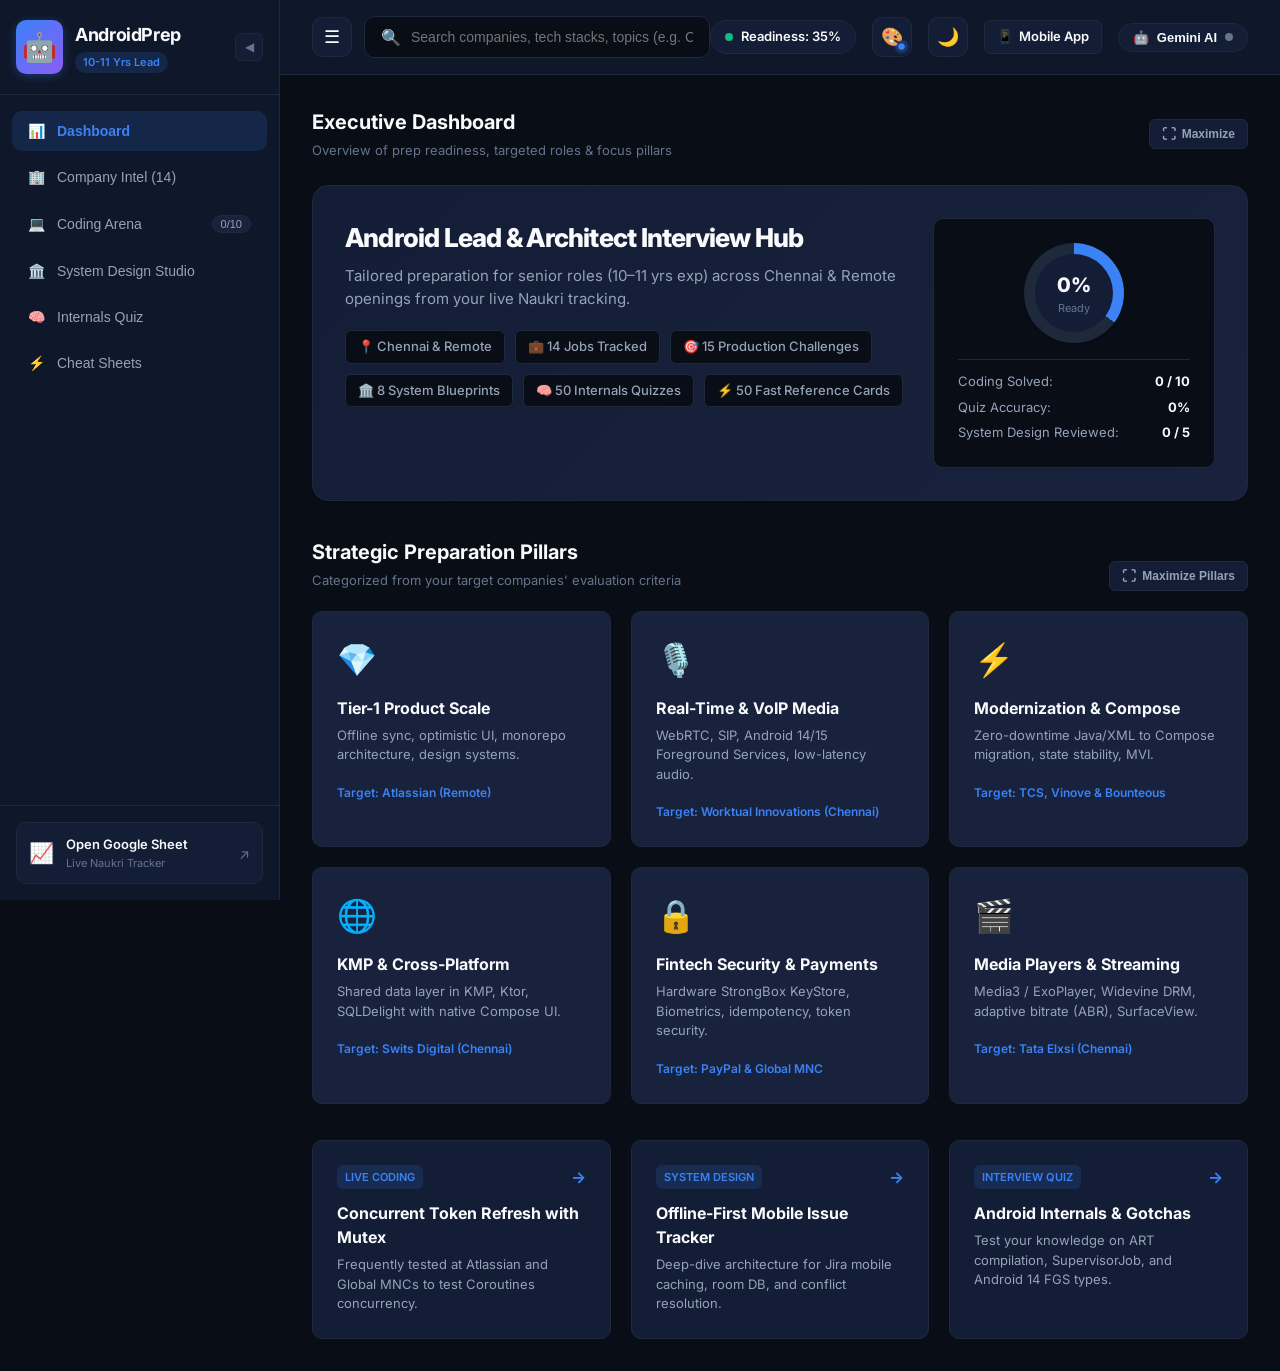
<file: index.html>
<!DOCTYPE html>
<html lang="en">
<head>
  <meta charset="UTF-8">
  <meta name="viewport" content="width=device-width, initial-scale=1.0">
  <title>AI Projects - Android Prep App</title>
  <script>
    (function() {
      var isMobile = /Android|webOS|iPhone|iPad|iPod|BlackBerry|IEMobile|Opera Mini/i.test(navigator.userAgent) || window.innerWidth <= 768;
      var params = new URLSearchParams(window.location.search);
      var forceDesktop = params.get('desktop') === 'true';
      var forceMobile = params.get('mobile') === 'true';
      
      if ((isMobile && !forceDesktop) || forceMobile) {
        window.location.replace("./android_prep_app/mobile.html");
      } else {
        window.location.replace("./android_prep_app/");
      }
    })();
  </script>
  <style>
    body {
      font-family: -apple-system, BlinkMacSystemFont, 'Segoe UI', Roboto, sans-serif;
      background: #0f172a;
      color: #e2e8f0;
      display: flex;
      justify-content: center;
      align-items: center;
      height: 100vh;
      margin: 0;
      text-align: center;
    }
    .links-box {
      display: flex;
      gap: 16px;
      justify-content: center;
      margin-top: 16px;
    }
    a {
      display: inline-block;
      padding: 10px 18px;
      border-radius: 8px;
      background: #1e293b;
      color: #38bdf8;
      text-decoration: none;
      font-weight: 600;
      border: 1px solid #334155;
    }
    a:hover {
      background: #334155;
    }
  </style>
</head>
<body>
  <div>
    <h2>Android Lead & Staff Interview Prep Studio</h2>
    <p>Redirecting to the appropriate version for your device...</p>
    <div class="links-box">
      <a href="./android_prep_app/mobile.html">📱 Mobile Version</a>
      <a href="./android_prep_app/">💻 Desktop Studio</a>
    </div>
  </div>
</body>
</html>
</file>
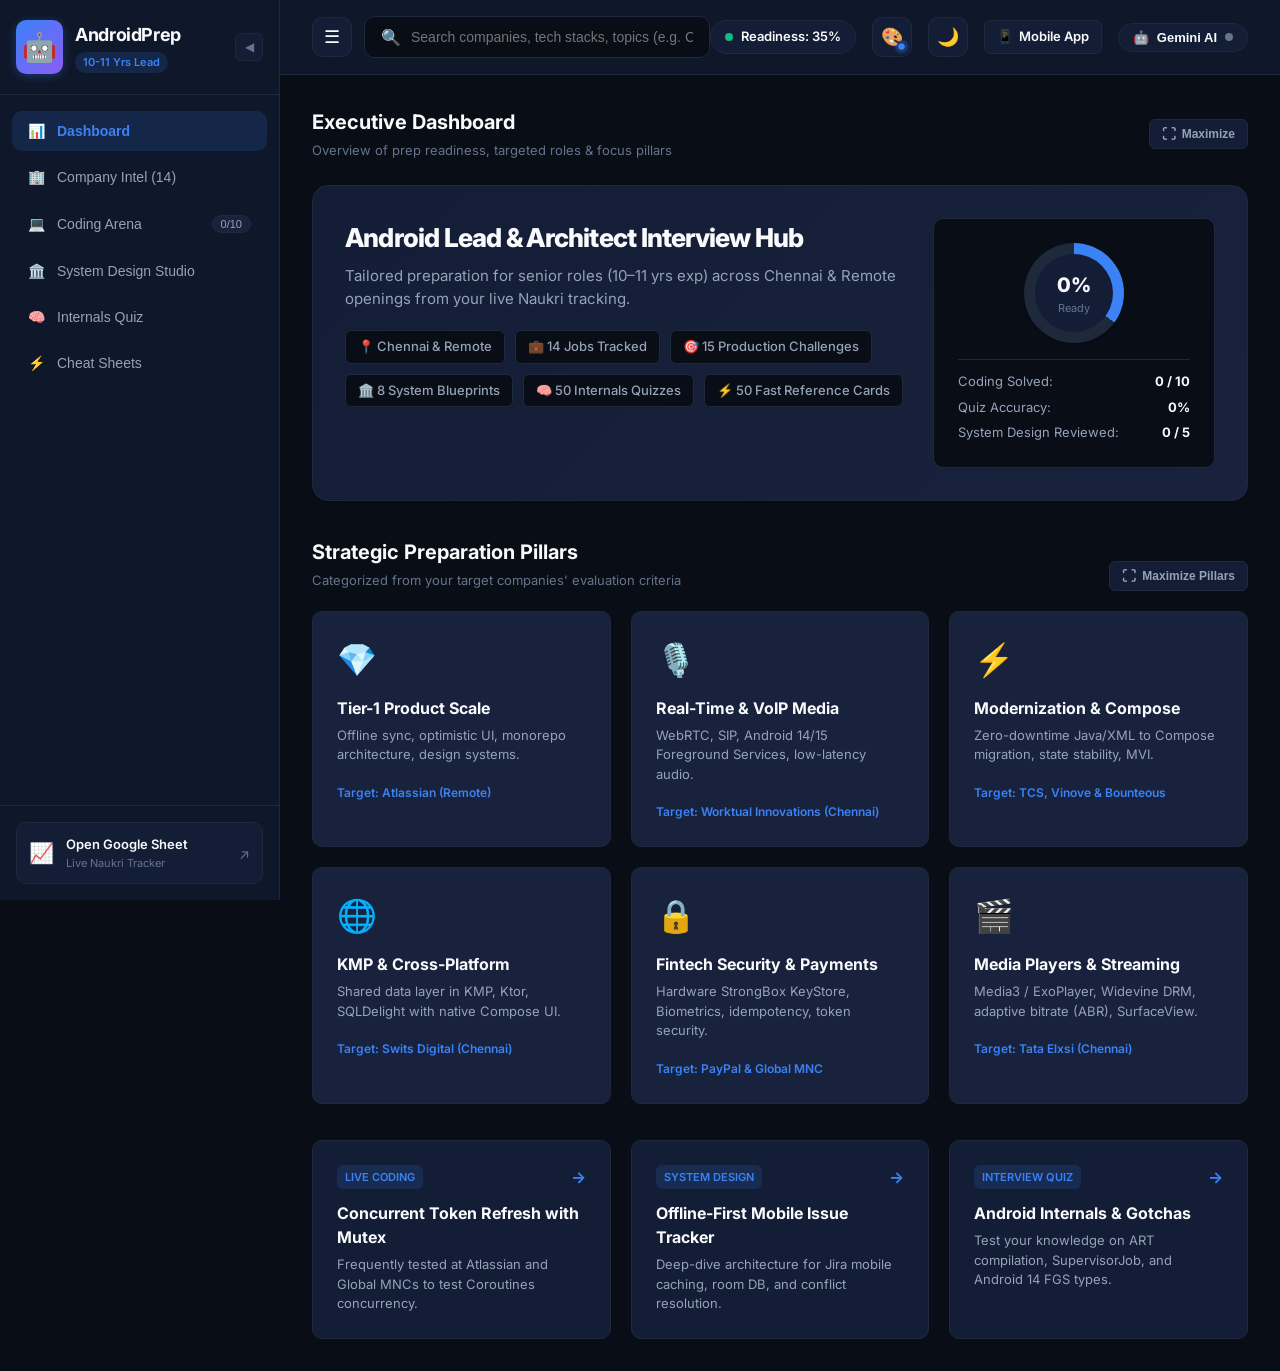
<file: android_prep_app/index.html>
<!DOCTYPE html>
<html lang="en" data-theme="dark">
<head>
  <meta charset="UTF-8">
  <meta name="viewport" content="width=device-width, initial-scale=1.0, viewport-fit=cover">
  <title>Android Lead & Staff Interview Prep Studio</title>
  <link rel="stylesheet" href="styles.css?v=1.0.5">
  <link rel="preconnect" href="https://fonts.googleapis.com">
  <link rel="preconnect" href="https://fonts.gstatic.com" crossorigin>
  <link href="https://fonts.googleapis.com/css2?family=Inter:wght@400;500;600;700;800&family=JetBrains+Mono:wght@400;500;700&display=swap" rel="stylesheet">
</head>
<body>
  <!-- App Layout Container -->
  <div class="app-layout">
    
    <!-- Sidebar Navigation -->
    <aside class="sidebar" id="appSidebar">
      <div class="sidebar-header">
        <div class="brand">
          <div class="brand-icon">🤖</div>
          <div class="brand-info">
            <h2>AndroidPrep</h2>
            <span class="badge badge-lead">10-11 Yrs Lead</span>
          </div>
        </div>
        <button id="sidebarCollapseBtn" class="sidebar-toggle-btn" title="Collapse sidebar menu (Alt+B)" aria-label="Collapse sidebar" onclick="toggleSidebar()">
          <span class="toggle-icon">◀</span>
        </button>
      </div>

      <nav class="nav-menu" role="tablist">
        <button class="nav-item active" data-tab="dashboard" role="tab" aria-selected="true" title="Dashboard" data-tooltip="Dashboard" onclick="switchTab('dashboard')">
          <span class="nav-icon">📊</span>
          <span class="nav-label"><span class="full-label">Dashboard</span><span class="short-label">Home</span></span>
        </button>
        <button class="nav-item" data-tab="companies" role="tab" aria-selected="false" title="Company Intel" data-tooltip="Company Intel" onclick="switchTab('companies')">
          <span class="nav-icon">🏢</span>
          <span class="nav-label"><span class="full-label" id="companyNavLabel">Company Intel (14)</span><span class="short-label">Intel</span></span>
        </button>
        <button class="nav-item" data-tab="coding" role="tab" aria-selected="false" title="Coding Arena" data-tooltip="Coding Arena" onclick="switchTab('coding')">
          <span class="nav-icon">💻</span>
          <span class="nav-label"><span class="full-label">Coding Arena</span><span class="short-label">Coding</span></span>
          <span class="nav-counter" id="solvedCounter">0/10</span>
        </button>
        <button class="nav-item" data-tab="system-design" role="tab" aria-selected="false" title="System Design Studio" data-tooltip="System Design" onclick="switchTab('system-design')">
          <span class="nav-icon">🏛️</span>
          <span class="nav-label"><span class="full-label">System Design Studio</span><span class="short-label">Design</span></span>
        </button>
        <button class="nav-item" data-tab="quiz" role="tab" aria-selected="false" title="Internals Quiz" data-tooltip="Internals Quiz" onclick="switchTab('quiz')">
          <span class="nav-icon">🧠</span>
          <span class="nav-label"><span class="full-label">Internals Quiz</span><span class="short-label">Quiz</span></span>
        </button>
        <button class="nav-item" data-tab="cheatsheet" role="tab" aria-selected="false" title="Cheat Sheets" data-tooltip="Cheat Sheets" onclick="switchTab('cheatsheet')">
          <span class="nav-icon">⚡</span>
          <span class="nav-label"><span class="full-label">Cheat Sheets</span><span class="short-label">Cheats</span></span>
        </button>
      </nav>

      <div class="sidebar-footer">
        <a href="https://docs.google.com/spreadsheets/d/1YkA9gZH8PYWQV1GyPNQLYX9Eh6oAXiYPw1uWs2oLaDw/edit" target="_blank" rel="noopener noreferrer" class="sheet-link-btn" title="Open Google Sheet">
          <span class="sheet-icon">📈</span>
          <div class="sheet-text">
            <strong>Open Google Sheet</strong>
            <small>Live Naukri Tracker</small>
          </div>
          <span class="ext-arrow">↗</span>
        </a>
      </div>
    </aside>

    <!-- Main Content Area -->
    <main class="main-content">
      
      <!-- Top Action Bar -->
      <header class="top-bar">
        <button id="topbarMenuBtn" class="icon-btn topbar-menu-btn" title="Toggle Navigation Sidebar (Alt+B)" aria-label="Toggle Sidebar" onclick="toggleSidebar()">
          <span class="hamburger-icon">☰</span>
        </button>

        <div class="mobile-brand-bar">
          <div class="brand">
            <div class="brand-icon">🤖</div>
            <div class="brand-info">
              <h2>AndroidPrep</h2>
              <span class="badge badge-lead">10-11 Yrs Lead</span>
            </div>
          </div>
          <div style="display: flex; align-items: center; gap: 8px;">
            <a href="mobile.html" class="mobile-app-badge-btn" title="Switch to Mobile Version">
              <span>📱 Mobile</span>
            </a>
            <a href="https://docs.google.com/spreadsheets/d/1YkA9gZH8PYWQV1GyPNQLYX9Eh6oAXiYPw1uWs2oLaDw/edit" target="_blank" rel="noopener noreferrer" class="mobile-sheet-btn" title="Open Google Sheet">
              <span>📈 Sheet</span>
              <span>↗</span>
            </a>
          </div>
        </div>

        <div class="search-box">
          <span class="search-icon">🔍</span>
          <input type="text" id="globalSearch" placeholder="Search companies, tech stacks, topics (e.g. Compose, WebRTC, KMP)...">
        </div>

        <div class="top-actions">
          <div class="readiness-pill">
            <span class="pulse-dot"></span>
            <span id="readinessScoreText">Readiness: 35%</span>
          </div>

          <!-- Color Palette Picker Dropdown -->
          <div class="palette-picker-wrapper">
            <button id="palettePickerBtn" class="icon-btn palette-btn" title="Choose Color Theme" aria-label="Choose Color Theme" aria-expanded="false" onclick="togglePaletteDropdown(event)">
              <span class="palette-icon">🎨</span>
              <span class="current-color-dot" id="currentColorDot"></span>
            </button>
            <div class="palette-dropdown" id="paletteDropdown" role="menu" aria-label="Color Variations">
              <div class="palette-dropdown-header">Color Variation</div>
              <div class="palette-options">
                <button class="palette-option-btn active" data-palette="blue" role="menuitem" onclick="setThemeColor('blue')">
                  <span class="palette-swatch" style="background: #3b82f6;"></span>
                  <span class="palette-label">Tech Blue</span>
                  <span class="palette-check">✓</span>
                </button>
                <button class="palette-option-btn" data-palette="emerald" role="menuitem" onclick="setThemeColor('emerald')">
                  <span class="palette-swatch" style="background: #10b981;"></span>
                  <span class="palette-label">Android Emerald</span>
                  <span class="palette-check">✓</span>
                </button>
                <button class="palette-option-btn" data-palette="violet" role="menuitem" onclick="setThemeColor('violet')">
                  <span class="palette-swatch" style="background: #a855f7;"></span>
                  <span class="palette-label">Jetpack Violet</span>
                  <span class="palette-check">✓</span>
                </button>
                <button class="palette-option-btn" data-palette="amber" role="menuitem" onclick="setThemeColor('amber')">
                  <span class="palette-swatch" style="background: #f59e0b;"></span>
                  <span class="palette-label">Sunset Amber</span>
                  <span class="palette-check">✓</span>
                </button>
                <button class="palette-option-btn" data-palette="rose" role="menuitem" onclick="setThemeColor('rose')">
                  <span class="palette-swatch" style="background: #f43f5e;"></span>
                  <span class="palette-label">Crimson Rose</span>
                  <span class="palette-check">✓</span>
                </button>
                <button class="palette-option-btn" data-palette="cyan" role="menuitem" onclick="setThemeColor('cyan')">
                  <span class="palette-swatch" style="background: #06b6d4;"></span>
                  <span class="palette-label">Cyber Cyan</span>
                  <span class="palette-check">✓</span>
                </button>
              </div>
            </div>
          </div>
          
          <button id="themeToggleBtn" class="icon-btn" title="Toggle Theme" aria-label="Toggle Dark/Light Mode" onclick="toggleTheme()">
            <span class="theme-icon">🌙</span>
          </button>

          <a href="mobile.html" class="mobile-switch-link-btn" title="Open Mobile-Only Essential Version">
            <span class="btn-icon">📱</span>
            <span class="btn-label">Mobile App</span>
          </a>

          <button id="geminiKeyBtn" class="ai-key-btn" title="Configure Gemini API Key (BYOK)" aria-label="Configure Gemini API Key" onclick="openGeminiModal()">
            <span class="ai-btn-icon">🤖</span>
            <span class="ai-btn-label">Gemini AI</span>
            <span class="ai-status-indicator" id="geminiStatusDot" title="Key not configured"></span>
          </button>
        </div>
      </header>

      <!-- Views Wrapper -->
      <div class="views-wrapper">
        
        <!-- Tab 1: Dashboard -->
        <section id="dashboardView" class="view-panel active">
          <div class="view-section-header">
            <div>
              <h2 style="font-size: 20px; font-weight: 700;">Executive Dashboard</h2>
              <span style="font-size: 13px; color: var(--text-muted);">Overview of prep readiness, targeted roles & focus pillars</span>
            </div>
            <button class="section-maximize-btn" onclick="toggleMaximize('#dashboardView', 'Dashboard Overview')" title="Maximize Dashboard to Declutter">
              <span class="max-icon">⛶</span>
              <span class="max-label">Maximize</span>
            </button>
          </div>

          <div class="dashboard-hero">
            <div class="hero-content">
              <h1>Android Lead & Architect Interview Hub</h1>
              <p>Tailored preparation for senior roles (10–11 yrs exp) across Chennai & Remote openings from your live Naukri tracking.</p>
              <div class="hero-tags">
                <span class="tag">📍 Chennai & Remote</span>
                <span class="tag" id="heroJobsCount">💼 14 Jobs Tracked</span>
                <span class="tag" id="heroChallengesCount">🎯 15 Production Challenges</span>
                <span class="tag" id="heroHldCount">🏛️ 8 System Blueprints</span>
                <span class="tag" id="heroQuizCount">🧠 50 Internals Quizzes</span>
                <span class="tag" id="heroCheatsCount">⚡ 50 Fast Reference Cards</span>
              </div>
            </div>
            <div class="readiness-card">
              <div class="progress-circle" id="dashboardProgressRing">
                <div class="progress-inner">
                  <span class="progress-value" id="progressPercent">0%</span>
                  <span class="progress-label">Ready</span>
                </div>
              </div>
              <div class="progress-stats">
                <div class="stat-row"><span>Coding Solved:</span> <strong id="statCodingCount">0 / 10</strong></div>
                <div class="stat-row"><span>Quiz Accuracy:</span> <strong id="statQuizScore">0%</strong></div>
                <div class="stat-row"><span>System Design Reviewed:</span> <strong id="statHldCount">0 / 5</strong></div>
              </div>
            </div>
          </div>

          <!-- Strategic Pillars Grid -->
          <div class="section-title" style="display: flex; justify-content: space-between; align-items: flex-end; flex-wrap: wrap; gap: 8px;">
            <div>
              <h3>Strategic Preparation Pillars</h3>
              <span class="subtext">Categorized from your target companies' evaluation criteria</span>
            </div>
            <button class="section-maximize-btn" onclick="toggleMaximize('.pillars-grid', 'Strategic Preparation Pillars')" title="Maximize Strategic Pillars">
              <span class="max-icon">⛶</span> Maximize Pillars
            </button>
          </div>

          <div class="pillars-grid">
            <div class="pillar-card" data-filter="Tier-1 Product">
              <div class="pillar-icon">💎</div>
              <h4>Tier-1 Product Scale</h4>
              <p>Offline sync, optimistic UI, monorepo architecture, design systems.</p>
              <span class="pillar-target">Target: Atlassian (Remote)</span>
            </div>
            <div class="pillar-card" data-filter="VoIP / SIP">
              <div class="pillar-icon">🎙️</div>
              <h4>Real-Time & VoIP Media</h4>
              <p>WebRTC, SIP, Android 14/15 Foreground Services, low-latency audio.</p>
              <span class="pillar-target">Target: Worktual Innovations (Chennai)</span>
            </div>
            <div class="pillar-card" data-filter="Compose Migration">
              <div class="pillar-icon">⚡</div>
              <h4>Modernization & Compose</h4>
              <p>Zero-downtime Java/XML to Compose migration, state stability, MVI.</p>
              <span class="pillar-target">Target: TCS, Vinove & Bounteous</span>
            </div>
            <div class="pillar-card" data-filter="Kotlin Multiplatform">
              <div class="pillar-icon">🌐</div>
              <h4>KMP & Cross-Platform</h4>
              <p>Shared data layer in KMP, Ktor, SQLDelight with native Compose UI.</p>
              <span class="pillar-target">Target: Swits Digital (Chennai)</span>
            </div>
            <div class="pillar-card" data-filter="Fintech Security">
              <div class="pillar-icon">🔒</div>
              <h4>Fintech Security & Payments</h4>
              <p>Hardware StrongBox KeyStore, Biometrics, idempotency, token security.</p>
              <span class="pillar-target">Target: PayPal & Global MNC</span>
            </div>
            <div class="pillar-card" data-filter="ExoPlayer">
              <div class="pillar-icon">🎬</div>
              <h4>Media Players & Streaming</h4>
              <p>Media3 / ExoPlayer, Widevine DRM, adaptive bitrate (ABR), SurfaceView.</p>
              <span class="pillar-target">Target: Tata Elxsi (Chennai)</span>
            </div>
          </div>

          <!-- Quick Actions Grid -->
          <div class="quick-actions-grid">
            <div class="action-card" onclick="switchTab('coding')">
              <div class="action-header">
                <span class="action-badge">Live Coding</span>
                <span class="action-arrow">→</span>
              </div>
              <h4>Concurrent Token Refresh with Mutex</h4>
              <p>Frequently tested at Atlassian and Global MNCs to test Coroutines concurrency.</p>
            </div>

            <div class="action-card" onclick="switchTab('system-design')">
              <div class="action-header">
                <span class="action-badge">System Design</span>
                <span class="action-arrow">→</span>
              </div>
              <h4>Offline-First Mobile Issue Tracker</h4>
              <p>Deep-dive architecture for Jira mobile caching, room DB, and conflict resolution.</p>
            </div>

            <div class="action-card" onclick="switchTab('quiz')">
              <div class="action-header">
                <span class="action-badge">Interview Quiz</span>
                <span class="action-arrow">→</span>
              </div>
              <h4>Android Internals & Gotchas</h4>
              <p>Test your knowledge on ART compilation, SupervisorJob, and Android 14 FGS types.</p>
            </div>
          </div>
        </section>

        <!-- Tab 2: Company Intel -->
        <section id="companiesView" class="view-panel">
          <div class="view-header">
            <div>
              <h2>Target Companies & Interview Pipelines</h2>
              <p>Round-by-round interview stages, targeted tech stack, and evaluation criteria for each firm.</p>
            </div>
            <div class="filter-controls">
              <select id="companyLocationFilter" class="select-dropdown">
                <option value="all">All Locations</option>
                <option value="Remote">Remote Only</option>
                <option value="Chennai">Chennai Only</option>
              </select>
              <select id="companyPriorityFilter" class="select-dropdown">
                <option value="all">All Priorities</option>
                <option value="Top Priority">Top Priority (Staff Track)</option>
                <option value="High">High Priority Only</option>
                <option value="Medium-High">Medium-High</option>
              </select>
              <button class="section-maximize-btn" onclick="toggleMaximize('#companiesView', 'Company Intel & Pipelines')" title="Maximize Company Intel to Declutter">
                <span class="max-icon">⛶</span>
                <span class="max-label">Maximize</span>
              </button>
            </div>
          </div>

          <div class="companies-grid" id="companiesContainer">
            <!-- Dynamically populated via app.js -->
          </div>
        </section>

        <!-- Tab 3: Coding Arena -->
        <section id="codingView" class="view-panel">
          <div class="view-section-header">
            <div>
              <h2 style="font-size: 20px; font-weight: 700;">Lead Coding Arena</h2>
              <span style="font-size: 13px; color: var(--text-muted);">Production Kotlin challenges: Concurrency, Coroutines, Custom Modifiers</span>
            </div>
            <div style="display: flex; gap: 8px; align-items: center; flex-wrap: wrap;">
              <button id="toggleChallengeSidebarBtn" class="section-maximize-btn" onclick="toggleCodingSidebar()" title="Toggle Challenges Sidebar (Alt+C)">
                <span class="toggle-side-icon">◀</span>
                <span class="toggle-side-label">Collapse List</span>
              </button>
              <button class="section-maximize-btn" onclick="toggleMaximize('#codingView', 'Coding Arena')" title="Maximize Coding Arena View">
                <span class="max-icon">⛶</span>
                <span class="max-label">Maximize View</span>
              </button>
            </div>
          </div>

          <div class="coding-layout" id="codingLayout">
            <!-- Problem Selector Sidebar -->
            <div class="challenge-sidebar" id="challengeSidebar">
              <div class="challenge-header">
                <div style="display: flex; justify-content: space-between; align-items: center; width: 100%;">
                  <div class="challenge-header-text">
                    <h3>Lead Coding Challenges</h3>
                    <span class="challenge-subtitle">Real-world production problems</span>
                  </div>
                  <button id="innerCollapseChallengeBtn" class="sidebar-toggle-btn inner-collapse-challenge-btn" title="Collapse challenges list (Alt+C)" onclick="toggleCodingSidebar()" aria-label="Toggle challenge sidebar">
                    <span class="toggle-icon">◀</span>
                  </button>
                </div>
              </div>
              <div class="challenge-list" id="challengeList">
                <!-- Dynamically populated -->
              </div>
            </div>

            <!-- Coding Playground Area -->
            <div class="challenge-main" id="challengeMain">
              <!-- Dynamically populated based on active challenge -->
            </div>
          </div>
        </section>

        <!-- Tab 4: System Design Studio -->
        <section id="system-designView" class="view-panel">
          <div class="view-header">
            <div>
              <h2>Mobile High-Level System Design (HLD)</h2>
              <p>Production architectural blueprints, layered design, and trade-off considerations.</p>
            </div>
            <div style="display: flex; gap: 10px; align-items: center; flex-wrap: wrap;">
              <div class="hld-tabs" id="hldTabs">
                <!-- Dynamically populated -->
              </div>
              <button class="section-maximize-btn" onclick="toggleMaximize('#system-designView', 'System Design Studio')" title="Maximize System Design Studio">
                <span class="max-icon">⛶</span>
                <span class="max-label">Maximize View</span>
              </button>
            </div>
          </div>

          <div class="hld-content-area" id="hldContent">
            <!-- Dynamically populated -->
          </div>
        </section>

        <!-- Tab 5: Internals Quiz -->
        <section id="quizView" class="view-panel">
          <div class="quiz-container">
            <div class="quiz-header">
              <div>
                <h2>Android & Kotlin Lead Interview Quiz</h2>
                <p>Timed mock assessment on runtime internals, coroutines semantics, and memory profiling.</p>
              </div>
              <div style="display: flex; gap: 10px; align-items: center;">
                <div class="quiz-score-badge" id="quizStatusBadge">
                  Question <span id="currentQuestionNum">1</span> of <span id="totalQuestionsNum">6</span>
                </div>
                <button class="section-maximize-btn" onclick="toggleMaximize('.quiz-container', 'Internals Quiz Exam Focus')" title="Maximize Quiz Exam to Declutter">
                  <span class="max-icon">⛶</span>
                  <span class="max-label">Focus Exam</span>
                </button>
              </div>
            </div>

            <div class="quiz-card" id="quizCard">
              <!-- Dynamically populated -->
            </div>
          </div>
        </section>

        <!-- Tab 6: Cheat Sheets -->
        <section id="cheatsheetView" class="view-panel">
          <div class="view-header">
            <div>
              <h2>Lead Engineer Fast Reference Cards (50 Topics)</h2>
              <p>Comprehensive syntax, traps, and architectural principles across 50 senior mobile engineering topics.</p>
            </div>
            <div style="display: flex; gap: 10px; align-items: center; flex-wrap: wrap;">
              <div class="filter-controls">
                <select id="desktopCheatCategoryFilter" class="select-dropdown" onchange="filterDesktopCheats()">
                  <option value="all">All Topics (50 Cards)</option>
                  <option value="coroutines">🧵 Coroutines & Flow (8)</option>
                  <option value="compose">🎨 Jetpack Compose (9)</option>
                  <option value="platform">📱 Android Platform & OS (9)</option>
                  <option value="architecture">🏛️ Architecture & System Design (9)</option>
                  <option value="performance">⚡ Performance, Memory & Storage (8)</option>
                  <option value="security">🛡️ Security & Cryptography (7)</option>
                </select>
              </div>
              <button class="section-maximize-btn" onclick="toggleMaximize('#cheatsheetView', 'Cheat Sheets Reference (50 Topics)')" title="Maximize Cheat Sheets to Declutter">
                <span class="max-icon">⛶</span>
                <span class="max-label">Maximize</span>
              </button>
            </div>
          </div>

          <div style="margin-bottom: 20px;">
            <div style="position: relative; max-width: 520px;">
              <input type="text" id="desktopCheatSearch" class="search-input" placeholder="Search 50 topics (e.g. Mutex, 16KB, Binder, WAL, Paging)..." oninput="filterDesktopCheats()" style="width: 100%; padding: 10px 14px 10px 38px; border-radius: var(--radius-md); border: 1px solid var(--border); background: var(--bg-card); color: var(--text-primary); font-size: 14px;">
              <span style="position: absolute; left: 12px; top: 50%; transform: translateY(-50%); opacity: 0.5;">🔍</span>
            </div>
          </div>

          <div class="cheatsheet-grid" id="desktopCheatsheetGrid">
            <!-- Rendered dynamically by app.js from APP_DATA.cheatSheets -->
          </div>
        </section>

      </div>
    </main>

  </div>




  <!-- Gemini API Key Settings Dialog (BYOK) -->
  <dialog id="geminiModal" class="modal-dialog">
    <div class="modal-content">
      <div class="modal-header">
        <div class="modal-title">
          <span class="modal-icon">🤖</span>
          <div>
            <h3>Gemini AI Settings (Bring Your Own Key)</h3>
            <small style="color: var(--text-muted); font-size: 12px;">Zero server tracking. Key is kept strictly in your local browser.</small>
          </div>
        </div>
        <button type="button" class="modal-close-btn" id="closeGeminiModalBtn" aria-label="Close" onclick="closeGeminiModal()">&times;</button>
      </div>

      <div class="modal-body">
        <div class="ai-modal-intro">
          <p>
            Power interactive coding reviews, staff interview grilling, and concurrency deep-dives using <strong>Google Gemini API</strong>.
          </p>
          <div class="ai-security-callout">
            <span class="callout-icon">🔒</span>
            <div class="callout-text">
              <strong>100% Client-Side & Free Tier Compatible:</strong>
              Your API key is saved solely in your browser's <code>localStorage</code> and transmitted directly to Google's API endpoints. It is never stored on GitHub Pages or any intermediate server.
            </div>
          </div>
        </div>

        <form id="geminiApiKeyForm" onsubmit="event.preventDefault();" autocomplete="off">
          <div class="ai-form-group">
            <label for="geminiApiKeyInput">
              <strong>Gemini API Key:</strong>
              <a href="https://aistudio.google.com/app/apikey" target="_blank" rel="noopener noreferrer" class="ext-link">
                Get Free Key from Google AI Studio ↗
              </a>
            </label>
            <div class="ai-input-wrapper">
              <input type="password" id="geminiApiKeyInput" placeholder="AIzaSy..." autocomplete="off" spellcheck="false">
              <button type="button" class="btn-toggle-eye" id="toggleApiKeyVisibility" title="Show / Hide Key">👁️</button>
            </div>
            <span class="input-hint" id="apiKeyStatusHint">No key configured.</span>
          </div>

          <div class="ai-form-group">
            <label for="geminiModelSelect"><strong>Gemini Model:</strong></label>
            <select id="geminiModelSelect" class="ai-select">
              <option value="gemini-2.5-flash-lite">Gemini 2.5 Flash Lite (Recommended - Fast & Stable)</option>
              <option value="gemini-3-flash-preview">Gemini 3 Flash Preview (Next-Gen)</option>
              <option value="gemini-3.8-flash">Gemini 3.8 Flash (High Capability)</option>
              <option value="gemini-flash-latest">Gemini Flash Latest</option>
            </select>
          </div>
        </form>

        <div id="geminiTestResult" class="ai-test-result" style="display: none;"></div>
      </div>

      <div class="modal-footer" style="display: flex; justify-content: space-between; align-items: center;">
        <button type="button" class="btn-sm btn-secondary" id="clearGeminiKeyBtn">Remove Key</button>
        <div style="display: flex; gap: 8px;">
          <button type="button" class="btn-sm btn-secondary" id="testGeminiKeyBtn">⚡ Test Connection</button>
          <button type="button" class="btn-sm btn-primary" id="saveGeminiKeyBtn">Save & Apply</button>
        </div>
      </div>
    </div>
  </dialog>

  <!-- Scripts -->
  <script src="data.js?v=1.0.5"></script>
  <script src="gemini-service.js?v=1.0.5"></script>
  <script src="app.js?v=1.0.5"></script>
</body>
</html>
</file>
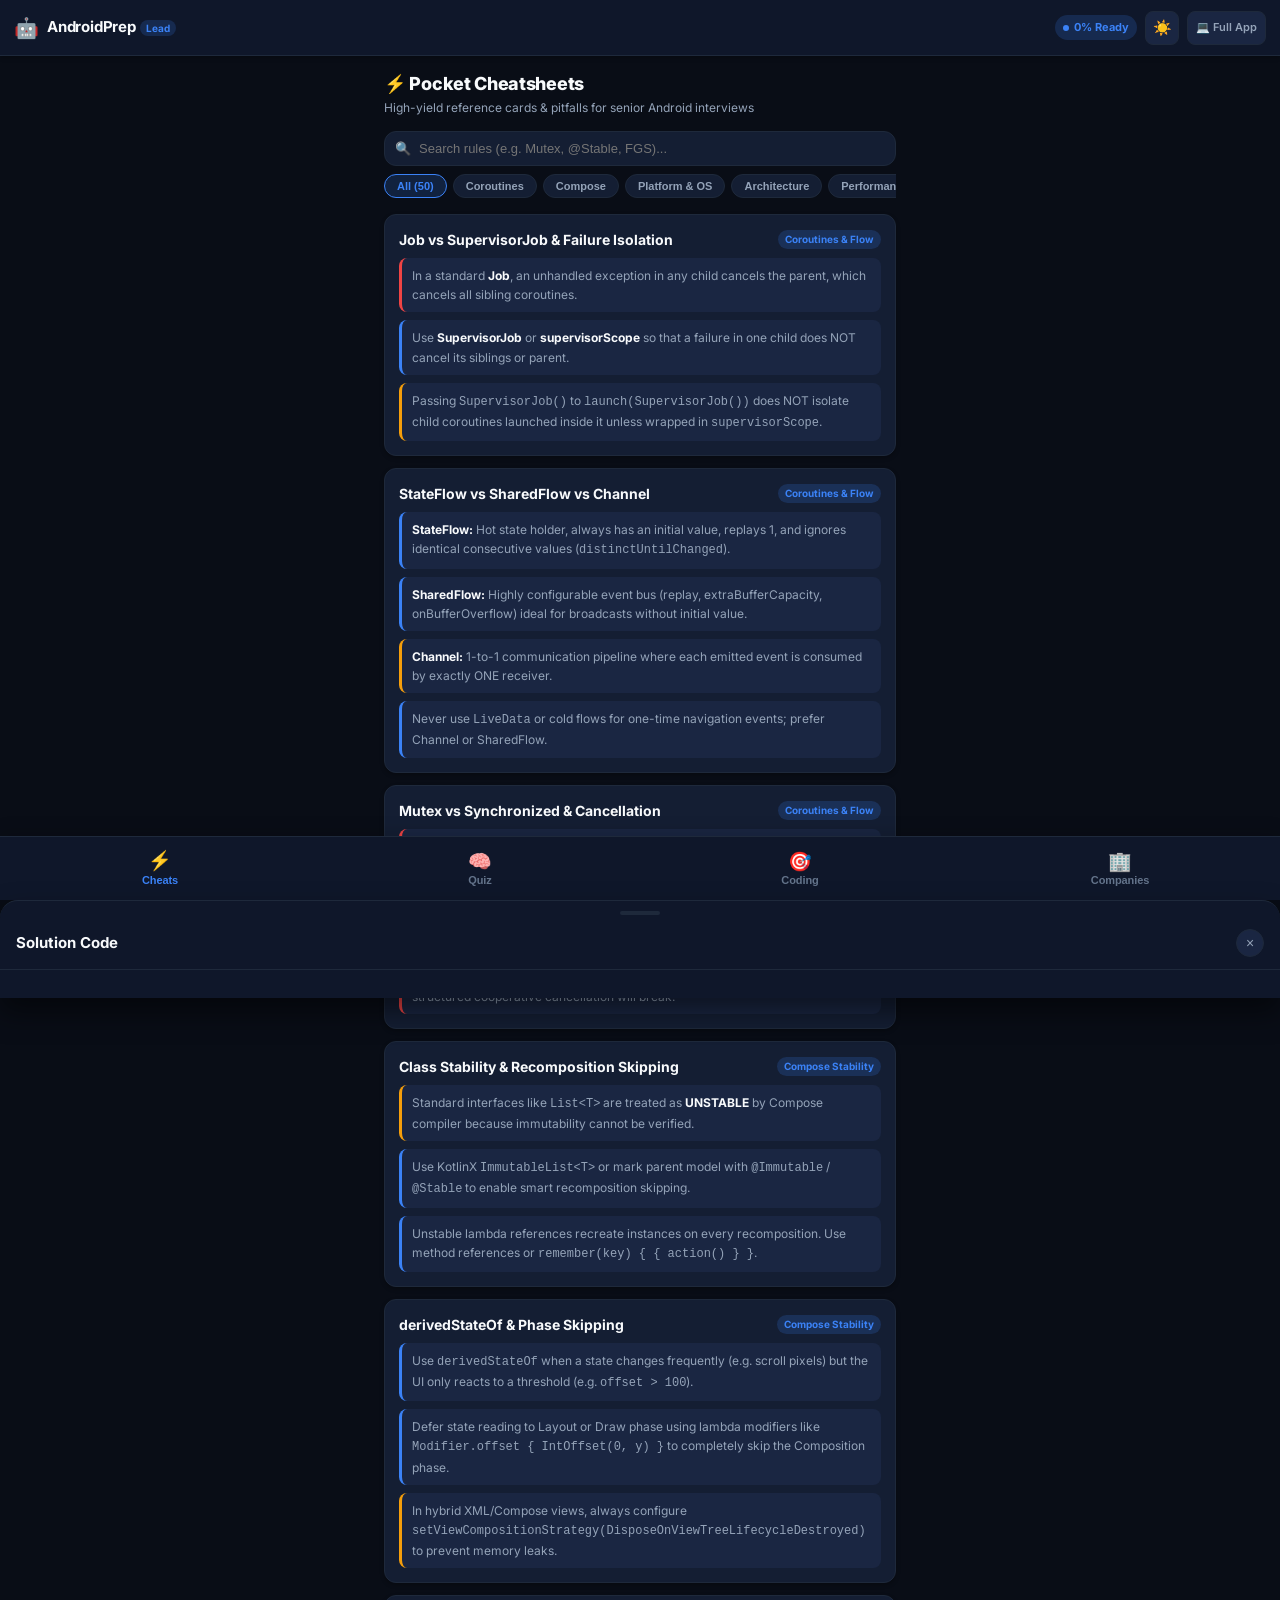
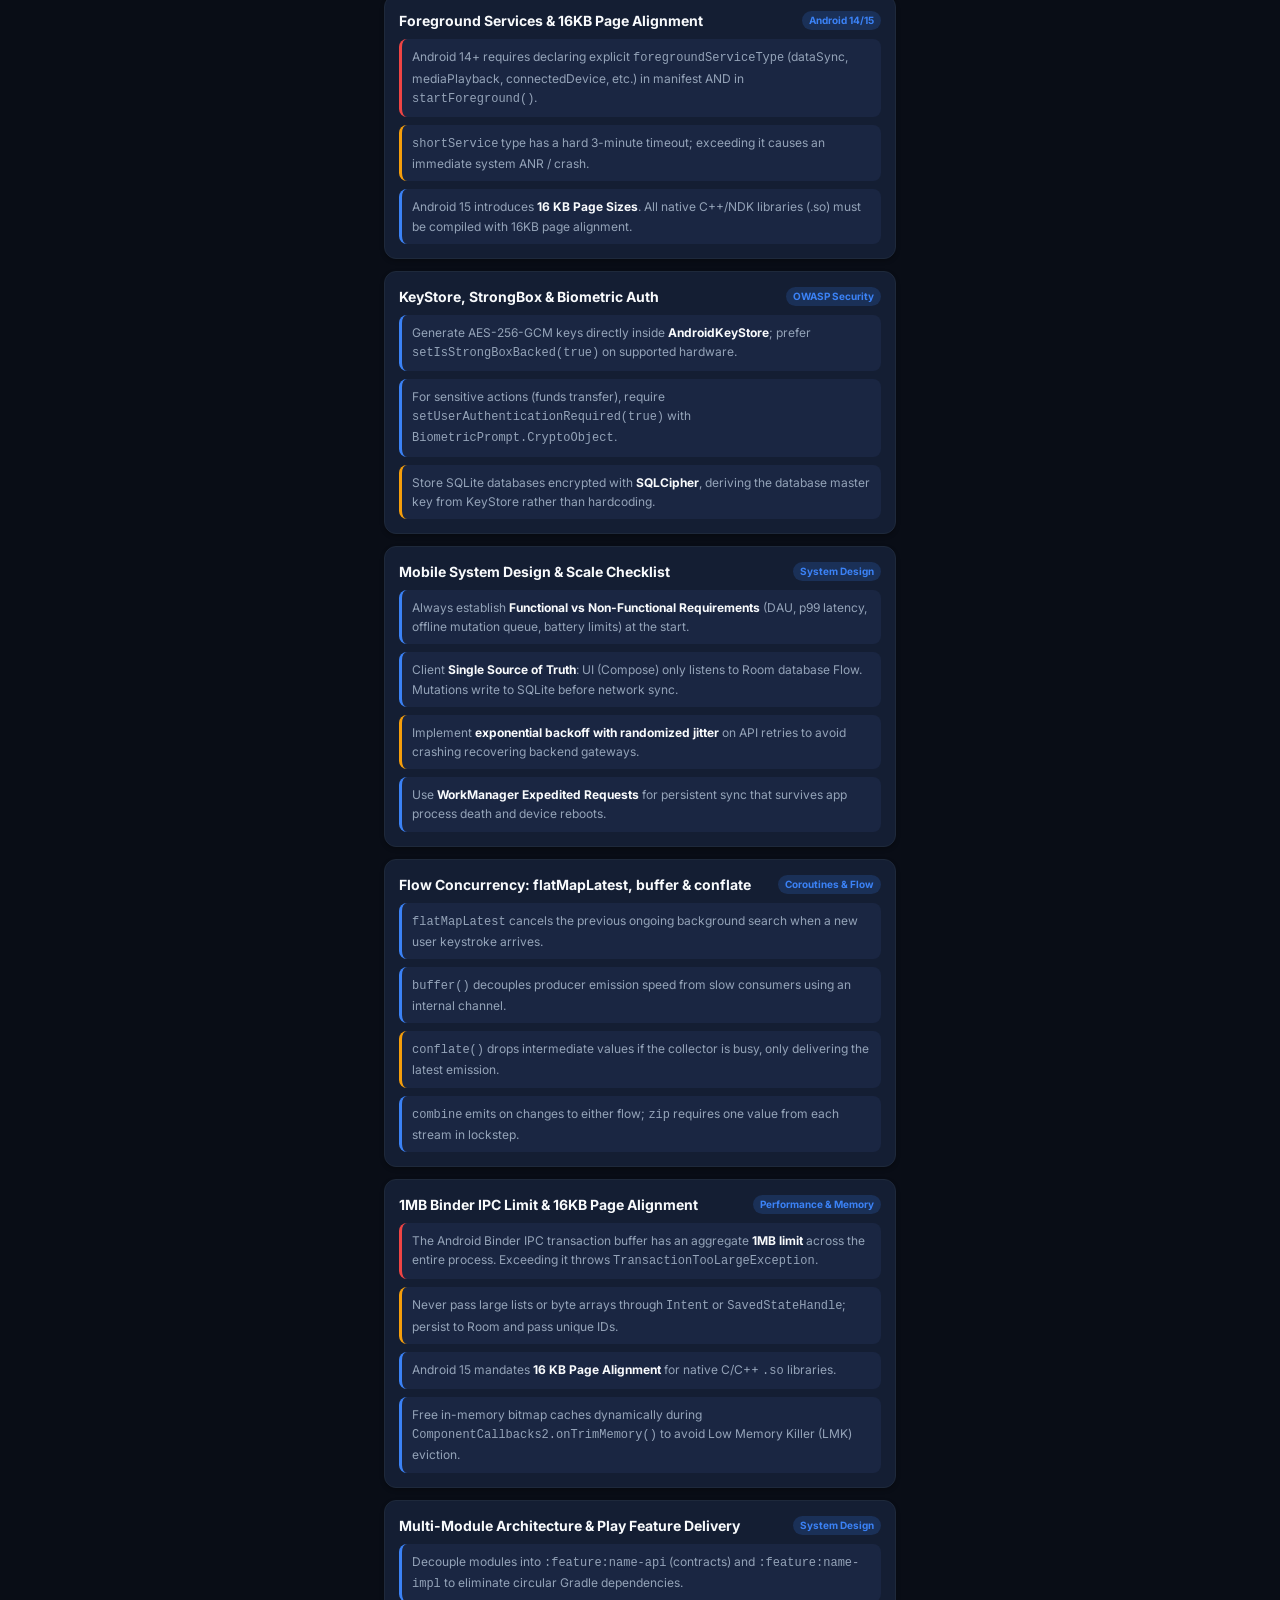
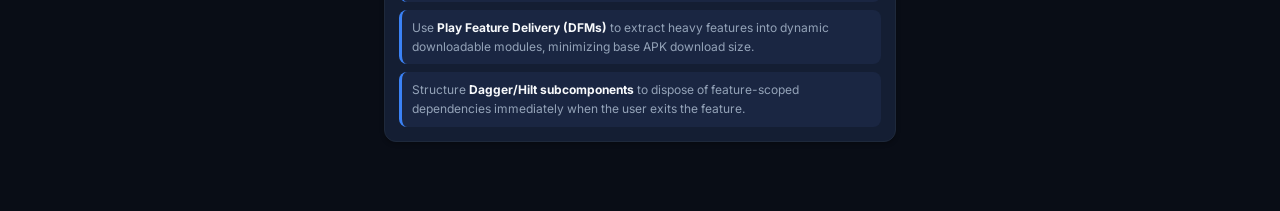
<file: mobile.html>
<!DOCTYPE html>
<html lang="en">
<head>
  <meta charset="UTF-8">
  <meta name="viewport" content="width=device-width, initial-scale=1.0">
  <meta http-equiv="refresh" content="0; url=./android_prep_app/mobile.html">
  <title>Redirecting to Android Prep Mobile...</title>
  <script>
    window.location.replace("./android_prep_app/mobile.html");
  </script>
  <style>
    body {
      font-family: -apple-system, BlinkMacSystemFont, 'Segoe UI', Roboto, sans-serif;
      background: #090d16;
      color: #f8fafc;
      display: flex;
      justify-content: center;
      align-items: center;
      height: 100vh;
      margin: 0;
      text-align: center;
    }
    a {
      color: #38bdf8;
      text-decoration: none;
      font-weight: 600;
    }
  </style>
</head>
<body>
  <div>
    <h2>Redirecting to Android Prep Mobile...</h2>
    <p>If not redirected, <a href="./android_prep_app/mobile.html">click here</a>.</p>
  </div>
</body>
</html>
</file>
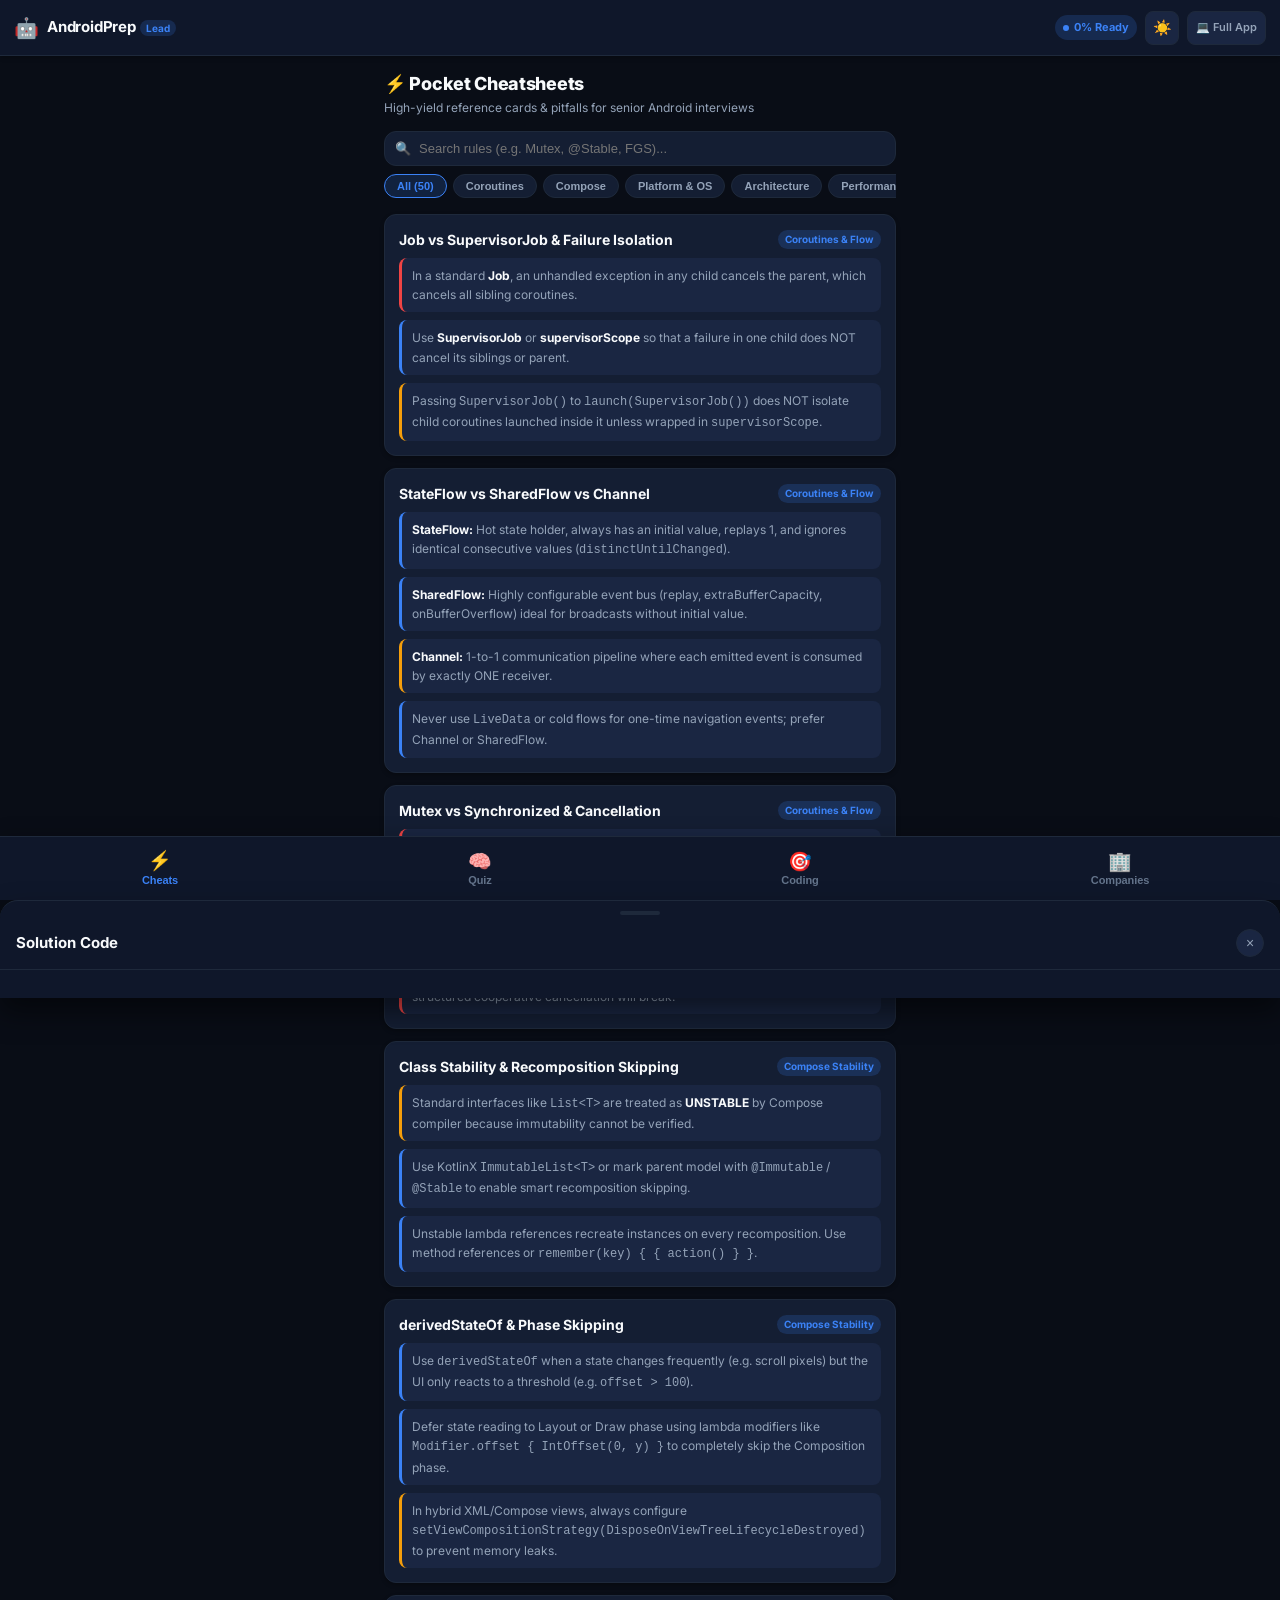
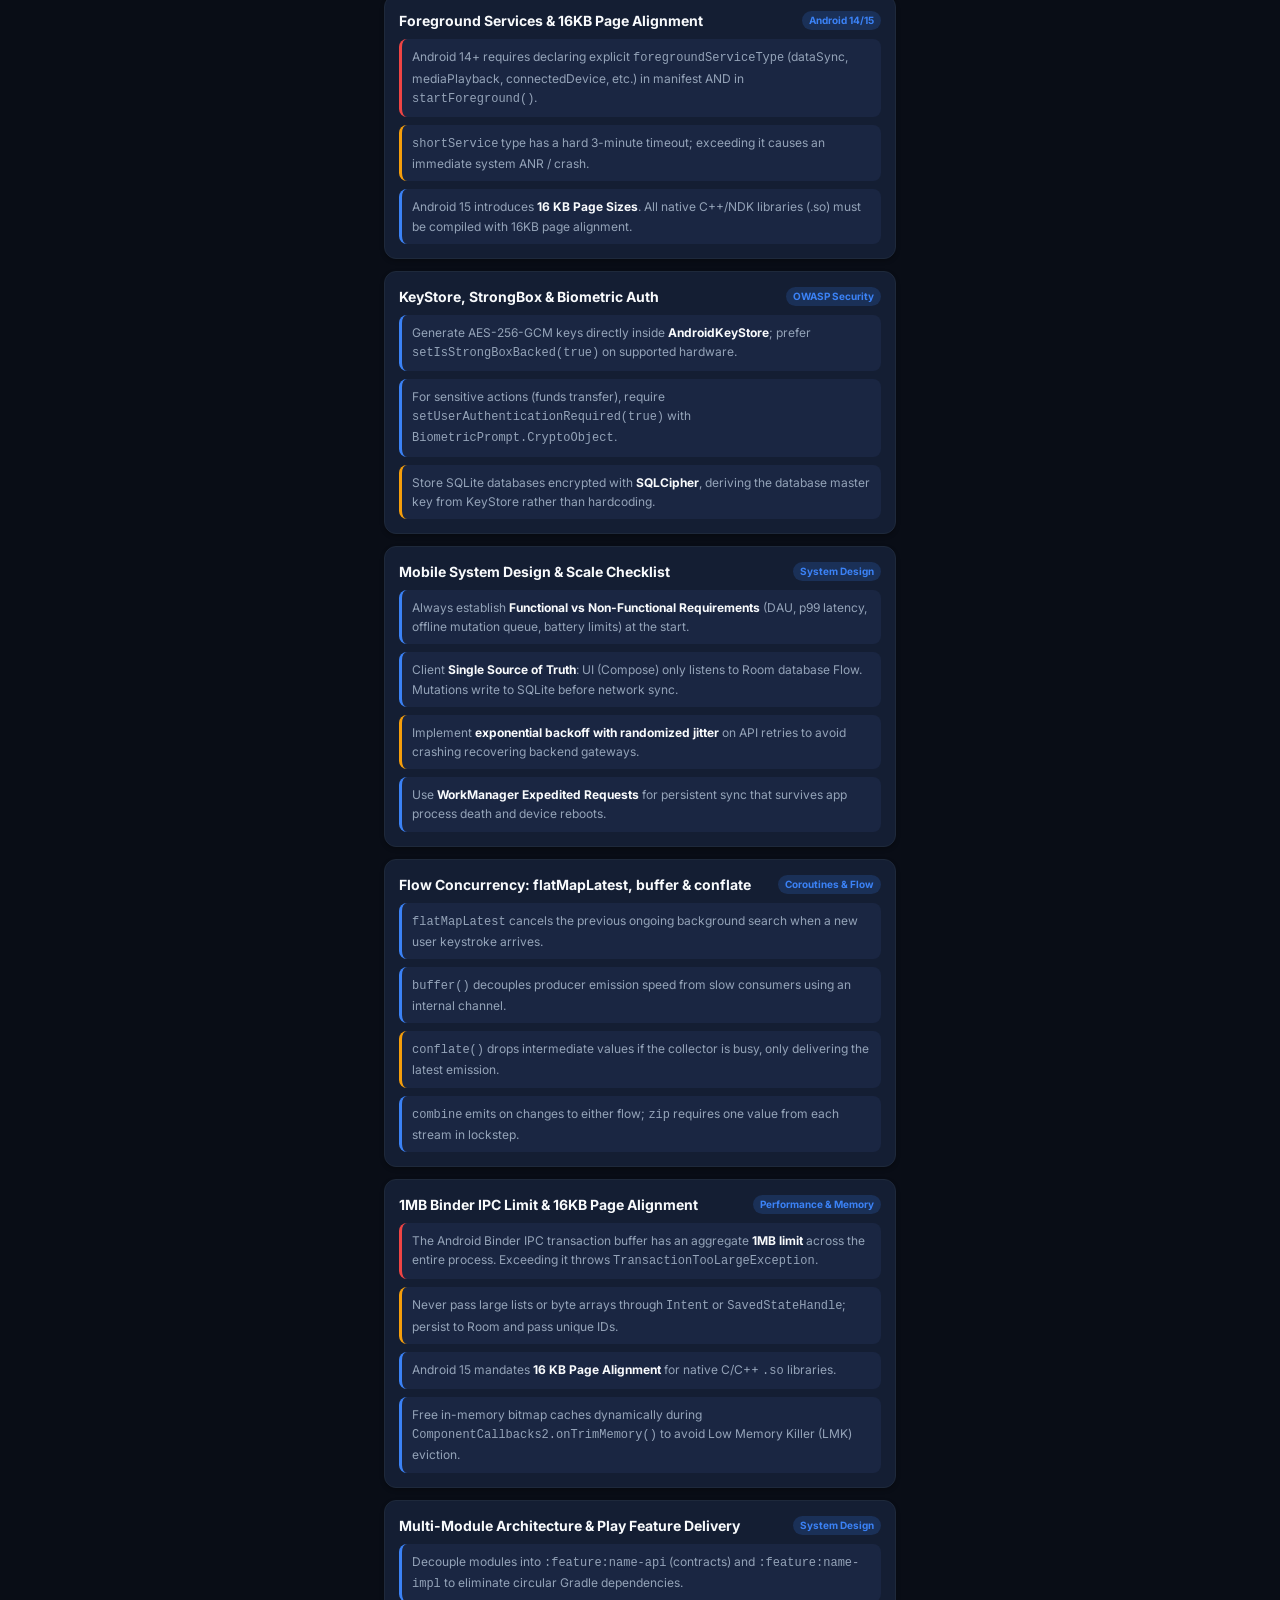
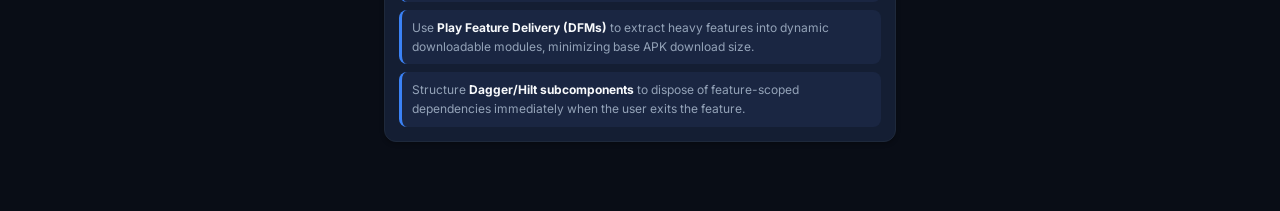
<file: android_prep_app/mobile.html>
<!DOCTYPE html>
<html lang="en" data-theme="dark">
<head>
  <meta charset="UTF-8">
  <meta name="viewport" content="width=device-width, initial-scale=1.0, maximum-scale=1.0, user-scalable=no, viewport-fit=cover">
  <title>AndroidPrep Mobile - Lead & Staff Interview Prep</title>
  <link rel="stylesheet" href="mobile.css?v=1.0.5">
  <link rel="preconnect" href="https://fonts.googleapis.com">
  <link rel="preconnect" href="https://fonts.gstatic.com" crossorigin>
  <link href="https://fonts.googleapis.com/css2?family=Inter:wght@400;500;600;700;800&family=JetBrains+Mono:wght@400;500;700&display=swap" rel="stylesheet">
</head>
<body>

  <!-- Top App Bar -->
  <header class="mobile-topbar">
    <a href="mobile.html" class="topbar-brand">
      <span class="brand-icon">🤖</span>
      <div>
        <span class="brand-title">AndroidPrep</span>
        <span class="brand-badge">Lead</span>
      </div>
    </a>

    <div class="topbar-actions">
      <div class="readiness-chip" id="mobileReadinessChip">
        <span class="pulse-dot"></span>
        <span id="mobileReadinessText">0% Ready</span>
      </div>

      <button id="mobileThemeBtn" class="icon-btn" title="Toggle Theme" aria-label="Toggle Dark/Light Mode" onclick="toggleMobileTheme()">
        <span id="mobileThemeIcon">🌙</span>
      </button>

      <a href="index.html" class="desktop-switch-btn" title="Switch to Full Desktop Studio">
        <span>💻 Full App</span>
      </a>
    </div>
  </header>

  <!-- Mobile Viewport Container -->
  <div class="mobile-viewport-container">

    <!-- Tab 1: ⚡ Pocket Cheatsheets -->
    <section id="screenCheats" class="tab-screen active">
      <div class="screen-header">
        <h1 class="screen-title">⚡ Pocket Cheatsheets</h1>
        <p class="screen-subtitle">High-yield reference cards & pitfalls for senior Android interviews</p>
      </div>

      <div class="search-chip-bar">
        <div class="search-box-wrapper">
          <span class="search-lens-icon">🔍</span>
          <input type="text" id="cheatsSearchInput" class="mobile-search-input" placeholder="Search rules (e.g. Mutex, @Stable, FGS)..." oninput="filterCheats()">
        </div>
        <div class="chips-scroll-container">
          <button class="filter-chip active" data-cheat-cat="all" onclick="setCheatFilter('all', this)">All (50)</button>
          <button class="filter-chip" data-cheat-cat="coroutines" onclick="setCheatFilter('coroutines', this)">Coroutines</button>
          <button class="filter-chip" data-cheat-cat="compose" onclick="setCheatFilter('compose', this)">Compose</button>
          <button class="filter-chip" data-cheat-cat="platform" onclick="setCheatFilter('platform', this)">Platform & OS</button>
          <button class="filter-chip" data-cheat-cat="architecture" onclick="setCheatFilter('architecture', this)">Architecture</button>
          <button class="filter-chip" data-cheat-cat="performance" onclick="setCheatFilter('performance', this)">Performance</button>
          <button class="filter-chip" data-cheat-cat="security" onclick="setCheatFilter('security', this)">Security</button>
        </div>
      </div>

      <div class="cheat-cards-list" id="cheatsListContainer">
        <!-- Rendered dynamically by mobile.js -->
      </div>
    </section>

    <!-- Tab 2: 🧠 Touch Quiz & Gotchas -->
    <section id="screenQuiz" class="tab-screen">
      <div class="screen-header">
        <h1 class="screen-title">🧠 Internals & Gotchas Quiz</h1>
        <p class="screen-subtitle">Scenario-based flashcard test with instant rationale</p>
      </div>

      <div class="quiz-mobile-container" id="quizContainer">
        <!-- Rendered dynamically by mobile.js -->
      </div>
    </section>

    <!-- Tab 3: 🎯 Coding Talking Points -->
    <section id="screenChallenges" class="tab-screen">
      <div class="screen-header">
        <h1 class="screen-title">🎯 Essential Challenges</h1>
        <p class="screen-subtitle">Core patterns, critical traps & interview talking points</p>
      </div>

      <div class="search-chip-bar">
        <div class="search-box-wrapper">
          <span class="search-lens-icon">🔍</span>
          <input type="text" id="challengesSearchInput" class="mobile-search-input" placeholder="Search challenges (e.g. Token, Cache, Mutex)..." oninput="filterChallenges()">
        </div>
        <div class="chips-scroll-container">
          <button class="filter-chip active" data-chall-cat="all" onclick="setChallengeFilter('all', this)">All</button>
          <button class="filter-chip" data-chall-cat="Concurrency" onclick="setChallengeFilter('Concurrency', this)">Concurrency</button>
          <button class="filter-chip" data-chall-cat="Compose" onclick="setChallengeFilter('Compose', this)">Compose UI</button>
          <button class="filter-chip" data-chall-cat="Networking" onclick="setChallengeFilter('Networking', this)">Networking</button>
          <button class="filter-chip" data-chall-cat="Offline-First" onclick="setChallengeFilter('Offline-First', this)">Offline-First</button>
        </div>
      </div>

      <div class="challenge-cards-list" id="challengesListContainer">
        <!-- Rendered dynamically by mobile.js -->
      </div>
    </section>

    <!-- Tab 4: 🏢 Company Intel Pocket Directory -->
    <section id="screenCompanies" class="tab-screen">
      <div class="screen-header">
        <h1 class="screen-title">🏢 Company Intel</h1>
        <p class="screen-subtitle">14 tracked Chennai & Remote tech pipelines and round criteria</p>
      </div>

      <div class="search-chip-bar">
        <div class="search-box-wrapper">
          <span class="search-lens-icon">🔍</span>
          <input type="text" id="companiesSearchInput" class="mobile-search-input" placeholder="Search companies, tech stack, skills..." oninput="filterCompanies()">
        </div>
        <div class="chips-scroll-container">
          <button class="filter-chip active" data-comp-cat="all" onclick="setCompanyFilter('all', this)">All (14)</button>
          <button class="filter-chip" data-comp-cat="Remote" onclick="setCompanyFilter('Remote', this)">Remote</button>
          <button class="filter-chip" data-comp-cat="Chennai" onclick="setCompanyFilter('Chennai', this)">Chennai</button>
          <button class="filter-chip" data-comp-cat="Top Priority" onclick="setCompanyFilter('Top Priority', this)">Staff Track</button>
        </div>
      </div>

      <div class="companies-cards-list" id="companiesListContainer">
        <!-- Rendered dynamically by mobile.js -->
      </div>
    </section>

  </div>

  <!-- Bottom Navigation Bar -->
  <nav class="mobile-bottomnav" role="tablist">
    <button class="nav-tab-btn active" data-target="screenCheats" onclick="switchMobileTab('screenCheats', this)" role="tab" aria-selected="true">
      <span class="tab-icon">⚡</span>
      <span class="tab-label">Cheats</span>
    </button>
    <button class="nav-tab-btn" data-target="screenQuiz" onclick="switchMobileTab('screenQuiz', this)" role="tab" aria-selected="false">
      <span class="tab-icon">🧠</span>
      <span class="tab-label">Quiz</span>
    </button>
    <button class="nav-tab-btn" data-target="screenChallenges" onclick="switchMobileTab('screenChallenges', this)" role="tab" aria-selected="false">
      <span class="tab-icon">🎯</span>
      <span class="tab-label">Coding</span>
    </button>
    <button class="nav-tab-btn" data-target="screenCompanies" onclick="switchMobileTab('screenCompanies', this)" role="tab" aria-selected="false">
      <span class="tab-icon">🏢</span>
      <span class="tab-label">Companies</span>
    </button>
  </nav>

  <!-- Slide-up Bottom Sheet Modal for Kotlin Code & Deep Dives -->
  <div class="bottom-sheet-backdrop" id="bottomSheetBackdrop" onclick="closeBottomSheet()"></div>
  <div class="bottom-sheet" id="bottomSheetModal" role="dialog" aria-modal="true">
    <div class="sheet-handle-bar" onclick="closeBottomSheet()">
      <div class="sheet-handle"></div>
    </div>
    <div class="sheet-header">
      <h3 class="sheet-title" id="sheetTitle">Solution Code</h3>
      <button class="sheet-close-btn" onclick="closeBottomSheet()" aria-label="Close dialog">&times;</button>
    </div>
    <div class="sheet-body" id="sheetBody">
      <!-- Injected dynamically -->
    </div>
  </div>

  <!-- Mobile Toast Notification -->
  <div class="mobile-toast" id="mobileToast">Notification</div>

  <!-- Application Scripts -->
  <script src="data.js?v=1.0.5"></script>
  <script src="mobile.js?v=1.0.5"></script>
</body>
</html>
</file>
<file: android_prep_app/styles.css>
/* Modern CSS Variables & Theming */
:root,
[data-theme="light"] {
  --font-sans: 'Inter', -apple-system, BlinkMacSystemFont, 'Segoe UI', Roboto, sans-serif;
  --font-mono: 'JetBrains Mono', 'Fira Code', monospace;

  /* Light Theme */
  --bg-body: #f8fafc;
  --bg-sidebar: #ffffff;
  --bg-surface: #ffffff;
  --bg-card: #ffffff;
  --bg-code: #0f172a;
  --text-primary: #0f172a;
  --text-secondary: #475569;
  --text-muted: #94a3b8;
  --border: #e2e8f0;
  --border-focus: #2563eb;
  
  --accent-primary: #2563eb;
  --accent-hover: #1d4ed8;
  --accent-light: #eff6ff;
  --accent-glow: rgba(37, 99, 235, 0.25);
  --success: #10b981;
  --success-light: #ecfdf5;
  --warning: #f59e0b;
  --warning-light: #fffbeb;
  --danger: #ef4444;
  --danger-light: #fef2f2;
  
  --shadow-sm: 0 1px 2px 0 rgb(0 0 0 / 0.05);
  --shadow-md: 0 4px 6px -1px rgb(0 0 0 / 0.1), 0 2px 4px -2px rgb(0 0 0 / 0.1);
  --shadow-lg: 0 10px 15px -3px rgb(0 0 0 / 0.1), 0 4px 6px -4px rgb(0 0 0 / 0.1);
  --radius-sm: 6px;
  --radius-md: 10px;
  --radius-lg: 16px;
  --transition: all 0.2s cubic-bezier(0.4, 0, 0.2, 1);
}

/* Color Palettes - Light Theme */
:root[data-color="blue"], [data-color="blue"] {
  --accent-primary: #2563eb;
  --accent-hover: #1d4ed8;
  --accent-light: #eff6ff;
  --border-focus: #2563eb;
  --accent-glow: rgba(37, 99, 235, 0.25);
}
:root[data-color="emerald"], [data-color="emerald"] {
  --accent-primary: #059669;
  --accent-hover: #047857;
  --accent-light: #ecfdf5;
  --border-focus: #059669;
  --accent-glow: rgba(5, 150, 105, 0.25);
}
:root[data-color="violet"], [data-color="violet"] {
  --accent-primary: #7c3aed;
  --accent-hover: #6d28d9;
  --accent-light: #f5f3ff;
  --border-focus: #7c3aed;
  --accent-glow: rgba(124, 58, 237, 0.25);
}
:root[data-color="amber"], [data-color="amber"] {
  --accent-primary: #d97706;
  --accent-hover: #b45309;
  --accent-light: #fffbeb;
  --border-focus: #d97706;
  --accent-glow: rgba(217, 119, 6, 0.25);
}
:root[data-color="rose"], [data-color="rose"] {
  --accent-primary: #e11d48;
  --accent-hover: #be123c;
  --accent-light: #fff1f2;
  --border-focus: #e11d48;
  --accent-glow: rgba(225, 29, 72, 0.25);
}
:root[data-color="cyan"], [data-color="cyan"] {
  --accent-primary: #0891b2;
  --accent-hover: #0e7490;
  --accent-light: #ecfeff;
  --border-focus: #0891b2;
  --accent-glow: rgba(8, 145, 178, 0.25);
}

[data-theme="dark"] {
  --bg-body: #090d16;
  --bg-sidebar: #0f172a;
  --bg-surface: #131d35;
  --bg-card: #18223c;
  --bg-code: #070a13;
  --text-primary: #f8fafc;
  --text-secondary: #94a3b8;
  --text-muted: #64748b;
  --border: #1e293b;
  --border-focus: #60a5fa;

  --accent-primary: #3b82f6;
  --accent-hover: #60a5fa;
  --accent-light: rgba(59, 130, 246, 0.15);
  --accent-glow: rgba(59, 130, 246, 0.35);
  --success: #10b981;
  --success-light: rgba(16, 185, 129, 0.15);
  --warning: #f59e0b;
  --warning-light: rgba(245, 158, 11, 0.15);
  --danger: #ef4444;
  --danger-light: rgba(239, 68, 68, 0.15);

  --shadow-sm: 0 1px 2px 0 rgb(0 0 0 / 0.3);
  --shadow-md: 0 4px 6px -1px rgb(0 0 0 / 0.4);
  --shadow-lg: 0 10px 15px -3px rgb(0 0 0 / 0.5);
}

/* Color Palettes - Dark Theme */
[data-theme="dark"][data-color="blue"] {
  --accent-primary: #3b82f6;
  --accent-hover: #60a5fa;
  --accent-light: rgba(59, 130, 246, 0.15);
  --border-focus: #3b82f6;
  --accent-glow: rgba(59, 130, 246, 0.35);
}
[data-theme="dark"][data-color="emerald"] {
  --accent-primary: #10b981;
  --accent-hover: #34d399;
  --accent-light: rgba(16, 185, 129, 0.18);
  --border-focus: #10b981;
  --accent-glow: rgba(16, 185, 129, 0.35);
}
[data-theme="dark"][data-color="violet"] {
  --accent-primary: #a855f7;
  --accent-hover: #c084fc;
  --accent-light: rgba(168, 85, 247, 0.18);
  --border-focus: #a855f7;
  --accent-glow: rgba(168, 85, 247, 0.35);
}
[data-theme="dark"][data-color="amber"] {
  --accent-primary: #f59e0b;
  --accent-hover: #fbbf24;
  --accent-light: rgba(245, 158, 11, 0.18);
  --border-focus: #f59e0b;
  --accent-glow: rgba(245, 158, 11, 0.35);
}
[data-theme="dark"][data-color="rose"] {
  --accent-primary: #f43f5e;
  --accent-hover: #fb7185;
  --accent-light: rgba(244, 63, 94, 0.18);
  --border-focus: #f43f5e;
  --accent-glow: rgba(244, 63, 94, 0.35);
}
[data-theme="dark"][data-color="cyan"] {
  --accent-primary: #06b6d4;
  --accent-hover: #22d3ee;
  --accent-light: rgba(6, 182, 212, 0.18);
  --border-focus: #06b6d4;
  --accent-glow: rgba(6, 182, 212, 0.35);
}

/* Reset & Base */
*, *::before, *::after {
  box-sizing: border-box;
  margin: 0;
  padding: 0;
}

html {
  width: 100%;
  max-width: 100vw;
  overflow-x: hidden;
  -webkit-text-size-adjust: 100%;
}

body {
  font-family: var(--font-sans);
  background-color: var(--bg-body);
  color: var(--text-primary);
  line-height: 1.5;
  -webkit-font-smoothing: antialiased;
  width: 100%;
  max-width: 100vw;
  overflow-x: hidden;
  position: relative;
}

/* Layout */
.app-layout {
  display: flex;
  min-height: 100vh;
  width: 100%;
  max-width: 100vw;
  overflow-x: hidden;
  min-width: 0;
}

/* Containers & Code Blocks Strict Width Containment */
pre,
code,
.code-editor-box,
.code-display,
.hld-diagram-box,
.hld-card,
.challenge-main,
.challenge-sidebar,
.problem-desc,
.dashboard-hero,
.readiness-card,
.company-card,
.quiz-card {
  max-width: 100%;
  min-width: 0;
  box-sizing: border-box;
}

pre {
  overflow-x: auto;
  -webkit-overflow-scrolling: touch;
}

/* Sidebar */
.sidebar {
  width: 280px;
  background-color: var(--bg-sidebar);
  border-right: 1px solid var(--border);
  display: flex;
  flex-direction: column;
  flex-shrink: 0;
  position: sticky;
  top: 0;
  height: 100vh;
  z-index: 100;
  transition: width 0.25s cubic-bezier(0.4, 0, 0.2, 1);
}

.sidebar-header {
  padding: 20px 16px;
  border-bottom: 1px solid var(--border);
  display: flex;
  align-items: center;
  justify-content: space-between;
  gap: 8px;
  transition: padding 0.25s ease;
}

.brand {
  display: flex;
  align-items: center;
  gap: 12px;
  min-width: 0;
}

.brand-icon {
  font-size: 28px;
  background: linear-gradient(135deg, var(--accent-primary), #8b5cf6);
  padding: 6px;
  border-radius: var(--radius-md);
  box-shadow: 0 2px 10px rgba(59, 130, 246, 0.3);
  flex-shrink: 0;
}

.brand-info h2 {
  font-size: 18px;
  font-weight: 700;
  letter-spacing: -0.02em;
  white-space: nowrap;
}

.badge-lead {
  display: inline-block;
  font-size: 11px;
  font-weight: 600;
  padding: 2px 8px;
  border-radius: 999px;
  background: var(--accent-light);
  color: var(--accent-primary);
  margin-top: 2px;
  white-space: nowrap;
}

.sidebar-toggle-btn {
  background: var(--bg-surface);
  border: 1px solid var(--border);
  border-radius: var(--radius-sm);
  width: 28px;
  height: 28px;
  display: flex;
  align-items: center;
  justify-content: center;
  cursor: pointer;
  color: var(--text-muted);
  font-size: 12px;
  transition: var(--transition);
  flex-shrink: 0;
}

.sidebar-toggle-btn:hover {
  background: var(--accent-light);
  color: var(--accent-primary);
  border-color: var(--accent-primary);
}

.toggle-icon {
  display: inline-block;
  transition: transform 0.25s ease;
}

/* Sidebar Collapsed State (Desktop >960px) */
@media (min-width: 961px) {
  .sidebar.collapsed {
    width: 72px;
  }

  .sidebar.collapsed .sidebar-header {
    padding: 16px 8px;
    flex-direction: column;
    justify-content: center;
    gap: 12px;
  }

  .sidebar.collapsed .brand-info {
    display: none;
  }

  .sidebar.collapsed .brand {
    justify-content: center;
    gap: 0;
  }

  .sidebar.collapsed .brand-icon {
    font-size: 22px;
    padding: 4px;
  }

  .sidebar.collapsed .sidebar-toggle-btn .toggle-icon {
    transform: rotate(180deg);
  }

  .sidebar.collapsed .nav-menu {
    padding: 16px 8px;
  }

  .sidebar.collapsed .nav-item {
    padding: 12px 0;
    justify-content: center;
    position: relative;
  }

  .sidebar.collapsed .nav-item .nav-label,
  .sidebar.collapsed .nav-item .nav-counter {
    display: none !important;
  }

  .sidebar.collapsed .nav-item .nav-icon {
    font-size: 20px;
    margin: 0;
  }

  /* Tooltips in Collapsed Sidebar */
  .sidebar.collapsed .nav-item::after {
    content: attr(data-tooltip);
    position: absolute;
    left: calc(100% + 12px);
    top: 50%;
    transform: translateY(-50%) translateX(-4px);
    background: var(--bg-card);
    color: var(--text-primary);
    border: 1px solid var(--border);
    padding: 6px 12px;
    border-radius: var(--radius-sm);
    font-size: 12px;
    font-weight: 500;
    white-space: nowrap;
    pointer-events: none;
    opacity: 0;
    visibility: hidden;
    transition: opacity 0.15s ease, transform 0.15s ease;
    box-shadow: var(--shadow-md);
    z-index: 250;
  }

  .sidebar.collapsed .nav-item:hover::after {
    opacity: 1;
    visibility: visible;
    transform: translateY(-50%) translateX(0);
  }

  .sidebar.collapsed .sidebar-footer {
    padding: 16px 8px;
  }

  .sidebar.collapsed .sheet-link-btn {
    padding: 10px 0;
    justify-content: center;
    position: relative;
    gap: 0;
  }

  .sidebar.collapsed .sheet-text,
  .sidebar.collapsed .ext-arrow {
    display: none;
  }

  .sidebar.collapsed .sheet-link-btn::after {
    content: "Open Google Sheet";
    position: absolute;
    left: calc(100% + 12px);
    top: 50%;
    transform: translateY(-50%) translateX(-4px);
    background: var(--bg-card);
    color: var(--text-primary);
    border: 1px solid var(--border);
    padding: 6px 12px;
    border-radius: var(--radius-sm);
    font-size: 12px;
    font-weight: 500;
    white-space: nowrap;
    pointer-events: none;
    opacity: 0;
    visibility: hidden;
    transition: opacity 0.15s ease, transform 0.15s ease;
    box-shadow: var(--shadow-md);
    z-index: 250;
  }

  .sidebar.collapsed .sheet-link-btn:hover::after {
    opacity: 1;
    visibility: visible;
    transform: translateY(-50%) translateX(0);
  }
}

.nav-menu {
  flex: 1;
  padding: 16px 12px;
  display: flex;
  flex-direction: column;
  gap: 6px;
  overflow-y: auto;
}

.nav-item {
  display: flex;
  align-items: center;
  gap: 12px;
  padding: 12px 16px;
  background: transparent;
  border: none;
  border-radius: var(--radius-md);
  color: var(--text-secondary);
  font-size: 14px;
  font-weight: 500;
  cursor: pointer;
  text-align: left;
  transition: var(--transition);
  width: 100%;
  touch-action: manipulation;
  -webkit-tap-highlight-color: transparent;
  user-select: none;
}

.nav-item * {
  pointer-events: none;
}

.nav-item:hover {
  background: var(--bg-surface);
  color: var(--text-primary);
}

.nav-item.active {
  background: var(--accent-light);
  color: var(--accent-primary);
  font-weight: 600;
}

.short-label {
  display: none;
}

.full-label {
  display: inline;
}

.nav-counter {
  margin-left: auto;
  font-size: 11px;
  padding: 2px 8px;
  border-radius: 999px;
  background: var(--bg-card);
  color: var(--text-secondary);
  border: 1px solid var(--border);
}

.sidebar-footer {
  padding: 16px;
  border-top: 1px solid var(--border);
}

.sheet-link-btn {
  display: flex;
  align-items: center;
  gap: 12px;
  padding: 12px;
  background: var(--bg-surface);
  border: 1px solid var(--border);
  border-radius: var(--radius-md);
  text-decoration: none;
  color: var(--text-primary);
  transition: var(--transition);
}

.sheet-link-btn:hover {
  border-color: var(--accent-primary);
  transform: translateY(-1px);
  box-shadow: var(--shadow-sm);
}

.sheet-icon {
  font-size: 20px;
}

.sheet-text strong {
  display: block;
  font-size: 13px;
  font-weight: 600;
}

.sheet-text small {
  display: block;
  font-size: 11px;
  color: var(--text-muted);
}

.ext-arrow {
  margin-left: auto;
  color: var(--text-muted);
  font-size: 14px;
}

/* Main Content Area */
.main-content {
  flex: 1;
  display: flex;
  flex-direction: column;
  min-width: 0;
  max-width: 100%;
  overflow-y: auto;
  overflow-x: hidden;
}

.top-bar {
  display: flex;
  align-items: center;
  justify-content: space-between;
  padding: 16px 32px;
  background: var(--bg-sidebar);
  border-bottom: 1px solid var(--border);
  position: sticky;
  top: 0;
  z-index: 90;
  min-width: 0;
  max-width: 100%;
}

.search-box {
  display: flex;
  align-items: center;
  gap: 10px;
  background: var(--bg-body);
  border: 1px solid var(--border);
  border-radius: var(--radius-md);
  padding: 8px 16px;
  width: 100%;
  max-width: 440px;
  min-width: 0;
  transition: var(--transition);
}

.search-box:focus-within {
  border-color: var(--accent-primary);
  box-shadow: 0 0 0 3px var(--accent-light);
}

.search-box input {
  background: transparent;
  border: none;
  color: var(--text-primary);
  font-size: 14px;
  width: 100%;
  min-width: 0;
  outline: none;
}

.top-actions {
  display: flex;
  align-items: center;
  gap: 16px;
  min-width: 0;
  flex-shrink: 0;
}

.readiness-pill {
  display: flex;
  align-items: center;
  gap: 8px;
  padding: 6px 14px;
  background: var(--bg-surface);
  border: 1px solid var(--border);
  border-radius: 999px;
  font-size: 13px;
  font-weight: 600;
}

.pulse-dot {
  width: 8px;
  height: 8px;
  background: var(--success);
  border-radius: 50%;
  box-shadow: 0 0 0 0 rgba(16, 185, 129, 0.7);
  animation: pulse 2s infinite;
}

@keyframes pulse {
  0% { transform: scale(0.95); box-shadow: 0 0 0 0 rgba(16, 185, 129, 0.7); }
  70% { transform: scale(1); box-shadow: 0 0 0 6px rgba(16, 185, 129, 0); }
  100% { transform: scale(0.95); box-shadow: 0 0 0 0 rgba(16, 185, 129, 0); }
}

.icon-btn,
.sidebar-toggle-btn,
.section-maximize-btn,
.ai-key-btn,
.btn-restore-max,
.palette-option-btn,
.action-card,
.pillar-card,
.btn-sm {
  touch-action: manipulation;
  -webkit-tap-highlight-color: transparent;
  cursor: pointer;
}

.icon-btn {
  background: var(--bg-surface);
  border: 1px solid var(--border);
  border-radius: var(--radius-md);
  width: 40px;
  height: 40px;
  display: flex;
  align-items: center;
  justify-content: center;
  cursor: pointer;
  color: var(--text-primary);
  font-size: 18px;
  transition: var(--transition);
}

.icon-btn:hover {
  background: var(--accent-light);
  border-color: var(--accent-primary);
}

.topbar-menu-btn {
  display: inline-flex;
  margin-right: 12px;
  flex-shrink: 0;
}

/* Palette Picker Dropdown */
.palette-picker-wrapper {
  position: relative;
}

.palette-btn {
  position: relative;
}

.current-color-dot {
  position: absolute;
  bottom: 5px;
  right: 5px;
  width: 9px;
  height: 9px;
  border-radius: 50%;
  background: var(--accent-primary);
  border: 1.5px solid var(--bg-surface);
  transition: background-color 0.2s ease;
  box-shadow: 0 0 4px var(--accent-primary);
}

.palette-dropdown {
  position: absolute;
  top: calc(100% + 8px);
  right: 0;
  width: 220px;
  background: var(--bg-card);
  border: 1px solid var(--border);
  border-radius: var(--radius-md);
  box-shadow: var(--shadow-lg);
  padding: 8px;
  z-index: 150;
  display: none;
  flex-direction: column;
  gap: 4px;
  animation: dropdownFadeIn 0.18s cubic-bezier(0.16, 1, 0.3, 1);
}

.palette-dropdown.show {
  display: flex;
}

@keyframes dropdownFadeIn {
  from { opacity: 0; transform: translateY(-6px) scale(0.98); }
  to { opacity: 1; transform: translateY(0) scale(1); }
}

.palette-dropdown-header {
  font-size: 11px;
  font-weight: 700;
  text-transform: uppercase;
  letter-spacing: 0.05em;
  color: var(--text-muted);
  padding: 6px 10px 4px;
  border-bottom: 1px solid var(--border);
  margin-bottom: 4px;
}

.palette-options {
  display: flex;
  flex-direction: column;
  gap: 2px;
}

.palette-option-btn {
  display: flex;
  align-items: center;
  gap: 10px;
  width: 100%;
  padding: 8px 10px;
  background: transparent;
  border: none;
  border-radius: var(--radius-sm);
  color: var(--text-primary);
  font-size: 13px;
  font-weight: 500;
  cursor: pointer;
  text-align: left;
  transition: var(--transition);
}

.palette-option-btn:hover {
  background: var(--accent-light);
  color: var(--accent-primary);
}

.palette-option-btn.active {
  background: var(--accent-light);
  color: var(--accent-primary);
  font-weight: 600;
}

.palette-swatch {
  width: 16px;
  height: 16px;
  border-radius: 50%;
  flex-shrink: 0;
  border: 1px solid rgba(255, 255, 255, 0.2);
  box-shadow: 0 1px 3px rgba(0, 0, 0, 0.2);
}

.palette-label {
  flex: 1;
}

.palette-check {
  font-size: 13px;
  opacity: 0;
  color: var(--accent-primary);
  font-weight: 700;
}

.palette-option-btn.active .palette-check {
  opacity: 1;
}

/* Section Maximization / Declutter Focus Mode */
.section-maximize-btn {
  display: inline-flex;
  align-items: center;
  gap: 6px;
  padding: 6px 12px;
  background: var(--bg-surface);
  border: 1px solid var(--border);
  border-radius: var(--radius-sm);
  color: var(--text-secondary);
  font-size: 12px;
  font-weight: 600;
  cursor: pointer;
  transition: var(--transition);
  white-space: nowrap;
}

.section-maximize-btn:hover {
  background: var(--accent-light);
  border-color: var(--accent-primary);
  color: var(--accent-primary);
}

.section-maximize-btn .max-icon {
  font-size: 14px;
}

.view-section-header {
  display: flex;
  align-items: center;
  justify-content: space-between;
  margin-bottom: 24px;
  gap: 16px;
  flex-wrap: wrap;
}

.view-header {
  display: flex;
  align-items: center;
  justify-content: space-between;
  margin-bottom: 24px;
  gap: 16px;
  flex-wrap: wrap;
}

.is-maximized {
  position: fixed !important;
  top: 0 !important;
  left: 0 !important;
  right: 0 !important;
  bottom: 0 !important;
  width: 100vw !important;
  height: 100vh !important;
  max-width: 100vw !important;
  max-height: 100vh !important;
  z-index: 99999 !important;
  background: var(--bg-body) !important;
  padding: 24px 36px 40px !important;
  overflow-y: auto !important;
  overflow-x: hidden !important;
  box-sizing: border-box !important;
  margin: 0 !important;
  border-radius: 0 !important;
  border: none !important;
  box-shadow: none !important;
  animation: maximizeIn 0.22s cubic-bezier(0.16, 1, 0.3, 1) !important;
}

@keyframes maximizeIn {
  from { opacity: 0.6; transform: scale(0.99); }
  to { opacity: 1; transform: scale(1); }
}

.view-panel:not(.active).is-maximized {
  display: none !important;
}

body.has-maximized-section {
  overflow: hidden !important;
}

.maximized-toolbar {
  display: flex;
  align-items: center;
  justify-content: space-between;
  padding: 12px 18px;
  background: var(--bg-surface);
  border: 1px solid var(--border);
  border-radius: var(--radius-md);
  margin-bottom: 24px;
  position: sticky;
  top: 0;
  z-index: 100;
  box-shadow: var(--shadow-md);
  backdrop-filter: blur(12px);
  -webkit-backdrop-filter: blur(12px);
}

.max-toolbar-info {
  display: flex;
  align-items: center;
  gap: 12px;
}

.max-badge {
  display: inline-flex;
  align-items: center;
  gap: 5px;
  font-size: 11px;
  font-weight: 700;
  text-transform: uppercase;
  letter-spacing: 0.05em;
  padding: 3px 8px;
  border-radius: 999px;
  background: var(--accent-light);
  color: var(--accent-primary);
}

.max-title {
  font-size: 14px;
  font-weight: 600;
  color: var(--text-primary);
}

.max-toolbar-actions {
  display: flex;
  align-items: center;
  gap: 14px;
}

.max-hint {
  font-size: 12px;
  color: var(--text-muted);
}

.max-hint kbd {
  background: var(--bg-card);
  border: 1px solid var(--border);
  border-radius: 4px;
  padding: 2px 6px;
  font-family: var(--font-mono);
  font-size: 11px;
  color: var(--text-primary);
}

.btn-restore-max {
  display: inline-flex;
  align-items: center;
  gap: 6px;
  padding: 6px 14px;
  background: var(--accent-primary);
  border: 1px solid var(--accent-primary);
  border-radius: var(--radius-sm);
  color: #ffffff;
  font-size: 13px;
  font-weight: 600;
  cursor: pointer;
  transition: var(--transition);
}

.btn-restore-max:hover {
  background: var(--accent-hover);
  border-color: var(--accent-hover);
}

/* Views Wrapper */
.views-wrapper {
  padding: 32px;
  flex: 1;
  min-width: 0;
  max-width: 100%;
  overflow-x: hidden;
}

.view-panel {
  display: none;
  min-width: 0;
  max-width: 100%;
  overflow-x: hidden;
  animation: fadeIn 0.3s ease;
}

.view-panel.active {
  display: block;
}

@keyframes fadeIn {
  from { opacity: 0; transform: translateY(6px); }
  to { opacity: 1; transform: translateY(0); }
}

/* Dashboard Hero */
.dashboard-hero {
  display: grid;
  grid-template-columns: 2fr 1fr;
  gap: 24px;
  background: linear-gradient(135deg, var(--bg-surface), var(--bg-card));
  border: 1px solid var(--border);
  border-radius: var(--radius-lg);
  padding: 32px;
  margin-bottom: 36px;
  box-shadow: var(--shadow-sm);
}

.hero-content h1 {
  font-size: 26px;
  font-weight: 800;
  margin-bottom: 8px;
  letter-spacing: -0.03em;
}

.hero-content p {
  color: var(--text-secondary);
  font-size: 15px;
  margin-bottom: 20px;
  max-width: 650px;
}

.hero-tags {
  display: flex;
  flex-wrap: wrap;
  gap: 10px;
}

.tag {
  display: inline-block;
  padding: 6px 12px;
  border-radius: var(--radius-sm);
  background: var(--bg-body);
  border: 1px solid var(--border);
  font-size: 13px;
  font-weight: 500;
  color: var(--text-secondary);
}

.readiness-card {
  display: flex;
  flex-direction: column;
  align-items: center;
  justify-content: center;
  background: var(--bg-body);
  border: 1px solid var(--border);
  border-radius: var(--radius-md);
  padding: 24px;
  text-align: center;
}

.progress-circle {
  width: 100px;
  height: 100px;
  border-radius: 50%;
  background: conic-gradient(var(--accent-primary) 35%, var(--border) 0);
  display: flex;
  align-items: center;
  justify-content: center;
  margin-bottom: 16px;
  box-shadow: var(--shadow-sm);
}

.progress-inner {
  width: 78px;
  height: 78px;
  border-radius: 50%;
  background: var(--bg-surface);
  display: flex;
  flex-direction: column;
  align-items: center;
  justify-content: center;
}

.progress-value {
  font-size: 20px;
  font-weight: 800;
  color: var(--text-primary);
}

.progress-label {
  font-size: 11px;
  color: var(--text-muted);
}

.progress-stats {
  width: 100%;
  font-size: 13px;
  display: flex;
  flex-direction: column;
  gap: 6px;
  border-top: 1px solid var(--border);
  padding-top: 12px;
}

.stat-row {
  display: flex;
  justify-content: space-between;
  color: var(--text-secondary);
}

.stat-row strong {
  color: var(--text-primary);
}

/* Strategic Pillars */
.section-title {
  margin-bottom: 20px;
}

.section-title h3 {
  font-size: 20px;
  font-weight: 700;
}

.section-title .subtext {
  font-size: 13px;
  color: var(--text-muted);
}

.pillars-grid {
  display: grid;
  grid-template-columns: repeat(auto-fit, minmax(min(100%, 240px), 1fr));
  gap: 20px;
  margin-bottom: 36px;
  min-width: 0;
  max-width: 100%;
}

.pillar-card {
  background: var(--bg-card);
  border: 1px solid var(--border);
  border-radius: var(--radius-md);
  padding: 24px;
  cursor: pointer;
  transition: var(--transition);
}

.pillar-card:hover {
  transform: translateY(-3px);
  border-color: var(--accent-primary);
  box-shadow: var(--shadow-md);
}

.pillar-icon {
  font-size: 32px;
  margin-bottom: 12px;
}

.pillar-card h4 {
  font-size: 16px;
  font-weight: 700;
  margin-bottom: 6px;
}

.pillar-card p {
  font-size: 13px;
  color: var(--text-secondary);
  margin-bottom: 14px;
}

.pillar-target {
  display: inline-block;
  font-size: 12px;
  font-weight: 600;
  color: var(--accent-primary);
}

/* Quick Action Grid */
.quick-actions-grid {
  display: grid;
  grid-template-columns: repeat(auto-fit, minmax(min(100%, 260px), 1fr));
  gap: 20px;
  min-width: 0;
  max-width: 100%;
}

.action-card {
  background: var(--bg-surface);
  border: 1px solid var(--border);
  border-radius: var(--radius-md);
  padding: 24px;
  cursor: pointer;
  transition: var(--transition);
}

.action-card:hover {
  border-color: var(--accent-primary);
  transform: translateY(-2px);
  box-shadow: var(--shadow-sm);
}

.action-header {
  display: flex;
  justify-content: space-between;
  align-items: center;
  margin-bottom: 12px;
}

.action-badge {
  font-size: 11px;
  font-weight: 600;
  padding: 4px 8px;
  border-radius: var(--radius-sm);
  background: var(--accent-light);
  color: var(--accent-primary);
  text-transform: uppercase;
}

.action-arrow {
  color: var(--accent-primary);
  font-weight: bold;
}

.action-card h4 {
  font-size: 16px;
  font-weight: 700;
  margin-bottom: 6px;
}

.action-card p {
  font-size: 13px;
  color: var(--text-secondary);
}

/* Company Intel View */
.view-header {
  display: flex;
  justify-content: space-between;
  align-items: flex-end;
  margin-bottom: 24px;
  flex-wrap: wrap;
  gap: 16px;
}

.view-header h2 {
  font-size: 24px;
  font-weight: 800;
  letter-spacing: -0.02em;
}

.view-header p {
  color: var(--text-secondary);
  font-size: 14px;
}

.filter-controls {
  display: flex;
  gap: 12px;
}

.select-dropdown {
  background: var(--bg-surface);
  border: 1px solid var(--border);
  color: var(--text-primary);
  padding: 8px 14px;
  border-radius: var(--radius-md);
  font-size: 13px;
  outline: none;
  cursor: pointer;
  transition: var(--transition);
}

.select-dropdown:focus {
  border-color: var(--accent-primary);
}

.companies-grid {
  display: grid;
  grid-template-columns: repeat(auto-fill, minmax(min(100%, 320px), 1fr));
  gap: 24px;
  min-width: 0;
  max-width: 100%;
}

.company-card {
  background: var(--bg-card);
  border: 1px solid var(--border);
  border-radius: var(--radius-lg);
  padding: 24px;
  display: flex;
  flex-direction: column;
  transition: var(--transition);
}

.company-card:hover {
  border-color: var(--accent-primary);
  box-shadow: var(--shadow-md);
}

.company-top {
  display: flex;
  justify-content: space-between;
  align-items: flex-start;
  margin-bottom: 12px;
}

.company-top h3 {
  font-size: 18px;
  font-weight: 700;
}

.priority-badge {
  font-size: 11px;
  font-weight: 700;
  padding: 3px 8px;
  border-radius: var(--radius-sm);
}

.priority-top {
  background: rgba(168, 85, 247, 0.16);
  color: #c084fc;
  border: 1px solid #a855f7;
}

.priority-high {
  background: var(--danger-light);
  color: var(--danger);
  border: 1px solid var(--danger);
}

.priority-medium-high {
  background: var(--warning-light);
  color: var(--warning);
  border: 1px solid var(--warning);
}

.priority-medium {
  background: var(--accent-light);
  color: var(--accent-primary);
  border: 1px solid var(--accent-primary);
}

.company-role-pill {
  font-size: 13px;
  color: var(--accent-primary);
  font-weight: 600;
  margin-bottom: 12px;
}

.company-meta-row {
  display: flex;
  flex-wrap: wrap;
  gap: 12px;
  font-size: 12px;
  color: var(--text-secondary);
  margin-bottom: 16px;
  padding-bottom: 16px;
  border-bottom: 1px solid var(--border);
}

.company-tags {
  display: flex;
  flex-wrap: wrap;
  gap: 6px;
  margin-bottom: 16px;
}

.company-tag {
  font-size: 11px;
  background: var(--bg-body);
  border: 1px solid var(--border);
  padding: 3px 8px;
  border-radius: var(--radius-sm);
  color: var(--text-secondary);
}

.rounds-timeline {
  display: flex;
  flex-direction: column;
  gap: 8px;
  margin-bottom: 16px;
  background: var(--bg-body);
  border-radius: var(--radius-md);
  padding: 12px;
}

.round-item {
  display: flex;
  gap: 10px;
  font-size: 12px;
}

.round-name {
  font-weight: 700;
  color: var(--text-primary);
  min-width: 60px;
}

.round-desc {
  color: var(--text-secondary);
}

.company-actions {
  margin-top: auto;
  display: flex;
  gap: 10px;
}

.btn-sm {
  flex: 1;
  padding: 8px 12px;
  border-radius: var(--radius-md);
  font-size: 12px;
  font-weight: 600;
  cursor: pointer;
  text-align: center;
  border: none;
  transition: var(--transition);
}

.btn-primary {
  background: var(--accent-primary);
  color: #ffffff;
}

.btn-primary:hover {
  background: var(--accent-hover);
}

.btn-secondary {
  background: var(--bg-surface);
  border: 1px solid var(--border);
  color: var(--text-primary);
}

.btn-secondary:hover {
  background: var(--accent-light);
  border-color: var(--accent-primary);
}

/* Coding Arena View */
.coding-layout {
  display: grid;
  grid-template-columns: 340px 1fr;
  gap: 24px;
  align-items: start;
  min-width: 0;
  max-width: 100%;
  transition: grid-template-columns 0.25s cubic-bezier(0.4, 0, 0.2, 1);
}

.challenge-sidebar {
  background: var(--bg-surface);
  border: 1px solid var(--border);
  border-radius: var(--radius-lg);
  overflow: hidden;
  transition: width 0.25s cubic-bezier(0.4, 0, 0.2, 1);
}

.challenge-header {
  padding: 16px 20px;
  border-bottom: 1px solid var(--border);
}

.challenge-header h3,
.challenge-header-text h3 {
  font-size: 15px;
  font-weight: 700;
}

.challenge-subtitle {
  font-size: 12px;
  color: var(--text-muted);
}

.inner-collapse-challenge-btn {
  width: 28px;
  height: 28px;
  flex-shrink: 0;
  display: flex;
  align-items: center;
  justify-content: center;
}

.challenge-list {
  display: flex;
  flex-direction: column;
}

.challenge-nav-item {
  display: flex;
  align-items: flex-start;
  gap: 12px;
  padding: 14px 16px;
  border-bottom: 1px solid var(--border);
  cursor: pointer;
  transition: var(--transition);
  position: relative;
}

.challenge-nav-item:last-child {
  border-bottom: none;
}

.challenge-nav-item:hover {
  background: var(--bg-card);
}

.challenge-nav-item.active {
  background: var(--accent-light);
  border-left: 4px solid var(--accent-primary);
}

.challenge-nav-content {
  flex: 1;
  min-width: 0;
}

.challenge-nav-item h4 {
  font-size: 13.5px;
  font-weight: 600;
  margin-bottom: 4px;
  line-height: 1.35;
}

.challenge-nav-meta {
  display: flex;
  justify-content: space-between;
  font-size: 11px;
  color: var(--text-muted);
}

.challenge-num-badge {
  display: inline-flex;
  align-items: center;
  justify-content: center;
  width: 24px;
  height: 24px;
  border-radius: 50%;
  background: var(--bg-card);
  border: 1px solid var(--border);
  font-size: 11px;
  font-weight: 700;
  color: var(--text-secondary);
  flex-shrink: 0;
  margin-top: 1px;
  transition: var(--transition);
}

.challenge-nav-item.active .challenge-num-badge {
  background: var(--accent-primary);
  color: #ffffff;
  border-color: var(--accent-primary);
}

.challenge-nav-item.solved .challenge-num-badge {
  background: var(--success-light);
  color: var(--success);
  border-color: var(--success);
}

/* Collapsible Desktop Mode (>960px) */
@media (min-width: 961px) {
  .coding-layout.sidebar-collapsed {
    grid-template-columns: 60px 1fr;
    gap: 16px;
  }

  .coding-layout.sidebar-collapsed .challenge-sidebar {
    width: 60px;
  }

  .coding-layout.sidebar-collapsed .challenge-header {
    padding: 14px 6px;
    justify-content: center;
  }

  .coding-layout.sidebar-collapsed .challenge-header-text {
    display: none;
  }

  .coding-layout.sidebar-collapsed .inner-collapse-challenge-btn .toggle-icon {
    transform: rotate(180deg);
  }

  .coding-layout.sidebar-collapsed .challenge-nav-item {
    padding: 14px 6px;
    justify-content: center;
    border-left: none;
  }

  .coding-layout.sidebar-collapsed .challenge-nav-item.active {
    background: var(--accent-light);
    border-left: 3px solid var(--accent-primary);
  }

  .coding-layout.sidebar-collapsed .challenge-nav-content {
    display: none;
  }

  /* Floating Tooltip in Collapsed View */
  .coding-layout.sidebar-collapsed .challenge-nav-item::after {
    content: attr(data-tooltip);
    position: absolute;
    left: calc(100% + 12px);
    top: 50%;
    transform: translateY(-50%) translateX(-4px);
    background: var(--bg-card);
    color: var(--text-primary);
    border: 1px solid var(--border);
    padding: 6px 12px;
    border-radius: var(--radius-sm);
    font-size: 12px;
    font-weight: 500;
    white-space: nowrap;
    pointer-events: none;
    opacity: 0;
    visibility: hidden;
    transition: opacity 0.15s ease, transform 0.15s ease;
    box-shadow: var(--shadow-md);
    z-index: 250;
  }

  .coding-layout.sidebar-collapsed .challenge-nav-item:hover::after {
    opacity: 1;
    visibility: visible;
    transform: translateY(-50%) translateX(0);
  }
}

.challenge-main {
  background: var(--bg-card);
  border: 1px solid var(--border);
  border-radius: var(--radius-lg);
  padding: 28px;
}

.problem-header {
  display: flex;
  justify-content: space-between;
  align-items: flex-start;
  margin-bottom: 16px;
  padding-bottom: 16px;
  border-bottom: 1px solid var(--border);
}

.problem-header h2 {
  font-size: 22px;
  font-weight: 700;
  margin-bottom: 6px;
}

.problem-meta {
  display: flex;
  gap: 12px;
  font-size: 13px;
  color: var(--text-secondary);
}

.code-tabs {
  display: flex;
  gap: 8px;
  margin: 20px 0 12px 0;
  border-bottom: 1px solid var(--border);
  padding-bottom: 8px;
}

.code-tab-btn {
  background: transparent;
  border: none;
  font-size: 13px;
  font-weight: 600;
  color: var(--text-secondary);
  padding: 6px 14px;
  border-radius: var(--radius-sm);
  cursor: pointer;
  transition: var(--transition);
}

.code-tab-btn.active {
  background: var(--accent-light);
  color: var(--accent-primary);
}

.code-editor-box {
  background: var(--bg-code);
  border-radius: var(--radius-md);
  border: 1px solid var(--border);
  overflow: hidden;
  margin-bottom: 20px;
}

.code-editor-header {
  display: flex;
  justify-content: space-between;
  align-items: center;
  padding: 10px 16px;
  background: rgba(255, 255, 255, 0.04);
  border-bottom: 1px solid rgba(255, 255, 255, 0.1);
  font-size: 12px;
  font-family: var(--font-mono);
  color: #94a3b8;
}

.btn-copy-code {
  display: inline-flex;
  align-items: center;
  gap: 6px;
  background: rgba(255, 255, 255, 0.08);
  border: 1px solid rgba(255, 255, 255, 0.15);
  border-radius: var(--radius-sm);
  color: #e2e8f0;
  font-size: 11.5px;
  font-weight: 600;
  padding: 5px 12px;
  cursor: pointer;
  font-family: var(--font-sans);
  transition: all 0.2s ease;
}

.btn-copy-code:hover {
  background: rgba(255, 255, 255, 0.16);
  border-color: rgba(255, 255, 255, 0.3);
  color: #ffffff;
}

.btn-copied,
.btn-copy-code.btn-copied {
  background: #10b981 !important;
  color: #ffffff !important;
  border-color: #059669 !important;
}

.app-toast {
  position: fixed;
  bottom: 24px;
  right: 24px;
  background: #0f172a;
  color: #f8fafc;
  padding: 12px 20px;
  border-radius: 8px;
  font-size: 13px;
  font-weight: 600;
  box-shadow: 0 10px 25px -5px rgba(0, 0, 0, 0.4), 0 8px 10px -6px rgba(0, 0, 0, 0.3);
  border: 1px solid rgba(255, 255, 255, 0.15);
  display: flex;
  align-items: center;
  gap: 8px;
  z-index: 9999;
  transform: translateY(20px);
  opacity: 0;
  transition: transform 0.25s cubic-bezier(0.16, 1, 0.3, 1), opacity 0.25s ease;
  pointer-events: none;
}

.app-toast.show {
  transform: translateY(0);
  opacity: 1;
}

.code-display {
  padding: 20px;
  font-family: var(--font-mono);
  font-size: 13px;
  line-height: 1.6;
  color: #e2e8f0;
  overflow-x: auto;
  white-space: pre;
}

/* ==========================================================================
   ⚡ Coding Arena Focused "Important Syntax" View Styles
   ========================================================================== */
.syntax-view-toggle {
  display: inline-flex;
  align-items: center;
  background: rgba(0, 0, 0, 0.28);
  border: 1px solid rgba(255, 255, 255, 0.12);
  border-radius: 20px;
  padding: 2px;
  gap: 2px;
}

.syntax-toggle-btn {
  background: transparent;
  border: none;
  color: #94a3b8;
  font-size: 11.5px;
  font-weight: 600;
  padding: 4px 12px;
  border-radius: 16px;
  cursor: pointer;
  transition: all 0.2s ease;
  white-space: nowrap;
  font-family: var(--font-sans);
}

.syntax-toggle-btn:hover {
  color: #f8fafc;
}

.syntax-toggle-btn.active {
  background: var(--accent-primary);
  color: #ffffff;
  box-shadow: 0 2px 6px rgba(0, 0, 0, 0.3);
}

.syntax-cards-wrapper {
  padding: 16px;
  display: flex;
  flex-direction: column;
  gap: 16px;
}

.syntax-banner {
  display: flex;
  justify-content: space-between;
  align-items: center;
  gap: 12px;
  padding: 12px 16px;
  background: linear-gradient(90deg, rgba(59, 130, 246, 0.12), rgba(16, 185, 129, 0.08));
  border: 1px solid rgba(59, 130, 246, 0.25);
  border-radius: var(--radius-sm);
  font-size: 12.5px;
  color: var(--text-secondary);
}

.syntax-banner-info {
  display: flex;
  align-items: center;
  gap: 10px;
}

.syntax-banner-icon {
  font-size: 18px;
  color: #facc15;
  flex-shrink: 0;
}

.btn-outline-subtle {
  background: rgba(255, 255, 255, 0.06);
  border: 1px solid rgba(255, 255, 255, 0.15);
  color: var(--text-primary);
  border-radius: var(--radius-sm);
  padding: 5px 12px;
  font-size: 11.5px;
  font-weight: 600;
  cursor: pointer;
  white-space: nowrap;
  transition: all 0.2s ease;
}

.btn-outline-subtle:hover {
  background: rgba(255, 255, 255, 0.14);
  border-color: rgba(255, 255, 255, 0.3);
  color: #ffffff;
}

.syntax-cards-grid {
  display: flex;
  flex-direction: column;
  gap: 16px;
}

.syntax-card {
  background: rgba(15, 23, 42, 0.7);
  border: 1px solid rgba(255, 255, 255, 0.1);
  border-radius: var(--radius-md);
  overflow: hidden;
  box-shadow: 0 4px 14px rgba(0, 0, 0, 0.25);
  transition: border-color 0.2s ease, transform 0.2s ease;
}

.syntax-card:hover {
  border-color: rgba(59, 130, 246, 0.45);
}

.syntax-card-top {
  display: flex;
  justify-content: space-between;
  align-items: center;
  padding: 10px 16px;
  background: rgba(255, 255, 255, 0.03);
  border-bottom: 1px solid rgba(255, 255, 255, 0.06);
}

.syntax-title-group {
  display: flex;
  align-items: center;
  gap: 8px;
  flex-wrap: wrap;
}

.syntax-badge {
  font-size: 10px;
  font-weight: 700;
  text-transform: uppercase;
  letter-spacing: 0.5px;
  padding: 2px 7px;
  border-radius: 4px;
  background: var(--accent-light);
  color: var(--accent-primary);
  border: 1px solid rgba(59, 130, 246, 0.3);
}

.syntax-card-title {
  margin: 0;
  font-size: 13.5px;
  font-weight: 600;
  color: var(--text-primary);
}

.syntax-copy-btn {
  background: rgba(255, 255, 255, 0.07);
  border: 1px solid rgba(255, 255, 255, 0.14);
  color: #cbd5e1;
  padding: 4px 10px;
  font-size: 11px;
  font-weight: 600;
  border-radius: 4px;
  cursor: pointer;
  transition: all 0.2s ease;
}

.syntax-copy-btn:hover {
  background: rgba(255, 255, 255, 0.16);
  color: #ffffff;
}

.syntax-code-display {
  margin: 0;
  padding: 14px 18px;
  font-family: var(--font-mono);
  font-size: 12.5px;
  line-height: 1.6;
  color: #f8fafc;
  background: rgba(0, 0, 0, 0.38);
  overflow-x: auto;
  white-space: pre;
}

.syntax-takeaway-box {
  display: flex;
  align-items: flex-start;
  gap: 8px;
  padding: 10px 16px;
  background: rgba(16, 185, 129, 0.07);
  border-top: 1px solid rgba(16, 185, 129, 0.18);
  font-size: 12px;
  color: var(--text-secondary);
  line-height: 1.5;
}

.takeaway-icon {
  font-size: 14px;
  flex-shrink: 0;
  margin-top: 1px;
}

.syntax-footer-actions {
  display: flex;
  justify-content: center;
  padding: 6px 0;
}

/* Architectural Deep-Dive Dedicated Styles */
.deep-dive-wrapper {
  display: flex;
  flex-direction: column;
  gap: 16px;
  padding: 4px;
}

.deep-dive-card {
  background: var(--bg-card);
  border: 1px solid var(--border);
  border-radius: var(--radius-md);
  padding: 20px 22px;
  box-shadow: var(--shadow-sm);
  transition: border-color 0.2s ease, transform 0.2s ease;
}

.deep-dive-card.gotchas-card {
  background: linear-gradient(to right, rgba(245, 158, 11, 0.06), var(--bg-card));
  border-color: rgba(245, 158, 11, 0.35);
}

.deep-dive-card.interview-card {
  background: linear-gradient(to right, rgba(168, 85, 247, 0.06), var(--bg-card));
  border-color: rgba(168, 85, 247, 0.35);
}

.deep-dive-card.tradeoffs-card {
  background: linear-gradient(to right, rgba(16, 185, 129, 0.06), var(--bg-card));
  border-color: rgba(16, 185, 129, 0.35);
}

.deep-dive-heading {
  display: flex;
  align-items: center;
  gap: 10px;
  margin-bottom: 14px;
  padding-bottom: 8px;
  border-bottom: 1px solid var(--border);
}

.deep-dive-heading h4 {
  font-size: 15px;
  font-weight: 700;
  margin: 0;
  color: var(--text-primary);
  letter-spacing: -0.01em;
}

.deep-dive-heading.concepts h4 {
  color: var(--accent-primary);
}

.deep-dive-heading.gotchas h4 {
  color: var(--warning);
}

.deep-dive-heading.interview h4 {
  color: #a855f7;
}

.deep-dive-heading.tradeoffs h4 {
  color: var(--success);
}

.heading-icon {
  font-size: 17px;
  display: inline-flex;
}

.deep-dive-content {
  display: flex;
  flex-direction: column;
  gap: 10px;
  font-size: 13.5px;
  line-height: 1.65;
  color: var(--text-secondary);
}

.deep-dive-item {
  position: relative;
  padding-left: 20px;
  font-size: 13.5px;
  line-height: 1.65;
  color: var(--text-secondary);
}

.deep-dive-item::before {
  content: '▸';
  position: absolute;
  left: 4px;
  top: 0;
  color: var(--accent-primary);
  font-weight: bold;
}

.gotchas-card .deep-dive-item::before {
  color: var(--warning);
}

.interview-card .deep-dive-item::before {
  color: #a855f7;
}

.tradeoffs-card .deep-dive-item::before {
  color: var(--success);
}

.deep-dive-item strong {
  color: var(--text-primary);
}

.deep-dive-item code {
  background: var(--bg-code);
  color: #38bdf8;
  padding: 2px 6px;
  border-radius: 4px;
  font-family: var(--font-mono);
  font-size: 12px;
  border: 1px solid rgba(255, 255, 255, 0.08);
}

.code-actions {
  display: flex;
  gap: 12px;
  align-items: center;
  flex-wrap: wrap;
}

.test-results-panel {
  margin-top: 20px;
  background: var(--bg-body);
  border: 1px solid var(--border);
  border-radius: var(--radius-md);
  padding: 16px;
}

.test-case-item {
  display: flex;
  align-items: center;
  justify-content: space-between;
  padding: 10px 12px;
  border-bottom: 1px solid var(--border);
  font-size: 13px;
}

.test-case-item:last-child {
  border-bottom: none;
}

.test-pass {
  color: var(--success);
  font-weight: bold;
}

/* System Design Studio */
.hld-tabs {
  display: flex;
  gap: 8px;
  flex-wrap: wrap;
}

.hld-tab-btn {
  background: var(--bg-surface);
  border: 1px solid var(--border);
  color: var(--text-secondary);
  font-size: 13px;
  font-weight: 600;
  padding: 8px 16px;
  border-radius: var(--radius-md);
  cursor: pointer;
  transition: var(--transition);
}

.hld-tab-btn.active {
  background: var(--accent-primary);
  color: #ffffff;
  border-color: var(--accent-primary);
}

.hld-card {
  background: var(--bg-card);
  border: 1px solid var(--border);
  border-radius: var(--radius-lg);
  padding: 32px;
}

.hld-diagram-box {
  background: var(--bg-code);
  border: 1px solid var(--border);
  border-radius: var(--radius-md);
  padding: 24px;
  font-family: var(--font-mono);
  font-size: 13px;
  color: #38bdf8;
  overflow-x: auto;
  white-space: pre;
  margin: 20px 0;
  box-shadow: inset 0 2px 4px rgba(0, 0, 0, 0.4);
}

.components-breakdown-grid {
  display: grid;
  grid-template-columns: repeat(auto-fit, minmax(min(100%, 260px), 1fr));
  gap: 16px;
  margin-top: 24px;
  min-width: 0;
  max-width: 100%;
}

.component-item {
  background: var(--bg-body);
  border: 1px solid var(--border);
  border-radius: var(--radius-md);
  padding: 16px;
}

.component-item h4 {
  font-size: 14px;
  font-weight: 700;
  margin-bottom: 6px;
  color: var(--accent-primary);
}

.component-item p {
  font-size: 13px;
  color: var(--text-secondary);
}

/* Quiz View */
.quiz-container {
  max-width: 800px;
  margin: 0 auto;
}

.quiz-header {
  display: flex;
  justify-content: space-between;
  align-items: center;
  margin-bottom: 24px;
}

.quiz-score-badge {
  background: var(--accent-light);
  color: var(--accent-primary);
  font-weight: 700;
  font-size: 13px;
  padding: 6px 14px;
  border-radius: 999px;
}

.quiz-card {
  background: var(--bg-card);
  border: 1px solid var(--border);
  border-radius: var(--radius-lg);
  padding: 32px;
}

.quiz-question-text {
  font-size: 18px;
  font-weight: 700;
  margin-bottom: 24px;
  line-height: 1.5;
}

.quiz-options {
  display: flex;
  flex-direction: column;
  gap: 12px;
  margin-bottom: 24px;
}

.quiz-option-btn {
  background: var(--bg-surface);
  border: 1px solid var(--border);
  border-radius: var(--radius-md);
  padding: 16px 20px;
  text-align: left;
  font-size: 14px;
  cursor: pointer;
  color: var(--text-primary);
  transition: var(--transition);
  display: flex;
  align-items: center;
  gap: 12px;
}

.quiz-option-btn:hover:not(:disabled) {
  border-color: var(--accent-primary);
  background: var(--bg-card);
}

.quiz-option-btn.correct {
  background: var(--success-light);
  border-color: var(--success);
  color: var(--success);
  font-weight: 600;
}

.quiz-option-btn.incorrect {
  background: var(--danger-light);
  border-color: var(--danger);
  color: var(--danger);
  font-weight: 600;
}

.quiz-explanation-box {
  background: var(--bg-body);
  border-left: 4px solid var(--accent-primary);
  padding: 16px 20px;
  border-radius: var(--radius-sm);
  margin-bottom: 24px;
  font-size: 13px;
  color: var(--text-secondary);
}

.quiz-footer {
  display: flex;
  justify-content: flex-end;
}

/* Cheat Sheet Grid */
.cheatsheet-grid {
  display: grid;
  grid-template-columns: repeat(auto-fit, minmax(min(100%, 280px), 1fr));
  gap: 24px;
  min-width: 0;
  max-width: 100%;
}

.cheat-card {
  background: var(--bg-card);
  border: 1px solid var(--border);
  border-radius: var(--radius-lg);
  padding: 24px;
}

.cheat-header {
  display: flex;
  align-items: center;
  justify-content: space-between;
  gap: 10px;
  margin-bottom: 16px;
  padding-bottom: 12px;
  border-bottom: 1px solid var(--border);
}

.cheat-icon {
  font-size: 22px;
}

.cheat-header h3 {
  font-size: 16px;
  font-weight: 700;
}

.cheat-list {
  list-style: none;
  display: flex;
  flex-direction: column;
  gap: 12px;
  font-size: 13px;
}

.cheat-list li {
  position: relative;
  padding-left: 18px;
  color: var(--text-secondary);
  line-height: 1.6;
}

.cheat-list li::before {
  content: "•";
  color: var(--accent-primary);
  position: absolute;
  left: 0;
  font-weight: bold;
}

.cheat-list code {
  font-family: var(--font-mono);
  font-size: 12px;
  background: var(--bg-body);
  padding: 2px 6px;
  border-radius: var(--radius-sm);
  color: var(--text-primary);
  border: 1px solid var(--border);
}

/* Desktop Mobile Helpers */
.mobile-brand-bar {
  display: none;
}

.mobile-sheet-btn {
  display: flex;
  align-items: center;
  gap: 6px;
  background: var(--bg-surface);
  border: 1px solid var(--border);
  padding: 6px 12px;
  border-radius: var(--radius-sm);
  color: var(--text-primary);
  text-decoration: none;
  font-size: 12px;
  font-weight: 600;
}


/* Modal Dialog */
dialog:not([open]),
.modal-dialog:not([open]) {
  display: none !important;
  pointer-events: none !important;
  visibility: hidden !important;
}

dialog[open],
.modal-dialog[open] {
  display: block;
  pointer-events: auto;
}

.modal-dialog {
  border: none;
  border-radius: var(--radius-lg);
  background: transparent;
  padding: 0;
  max-width: 720px;
  width: 90%;
  margin: auto;
  box-shadow: 0 25px 50px -12px rgba(0, 0, 0, 0.5);
}

.modal-dialog::backdrop {
  background: rgba(0, 0, 0, 0.65);
  backdrop-filter: blur(4px);
}

.modal-content {
  background: var(--bg-card);
  border: 1px solid var(--border);
  border-radius: var(--radius-lg);
  overflow: hidden;
  display: flex;
  flex-direction: column;
}

.modal-header {
  display: flex;
  justify-content: space-between;
  align-items: center;
  padding: 20px 24px;
  border-bottom: 1px solid var(--border);
  background: var(--bg-surface);
}

.modal-title {
  display: flex;
  align-items: center;
  gap: 10px;
}

.modal-icon {
  font-size: 20px;
}

.modal-title h3 {
  font-size: 17px;
  font-weight: 700;
}

.modal-close-btn {
  background: transparent;
  border: none;
  font-size: 18px;
  cursor: pointer;
  color: var(--text-muted);
  transition: var(--transition);
}

.modal-close-btn:hover {
  color: var(--text-primary);
}

.modal-body {
  padding: 24px;
  max-height: 65vh;
  overflow-y: auto;
  font-size: 14px;
  line-height: 1.7;
}

.modal-footer {
  padding: 16px 24px;
  border-top: 1px solid var(--border);
  background: var(--bg-surface);
  display: flex;
  justify-content: flex-end;
}

/* Mock Interview Grilling Box */
.mock-interview-box {
  margin-top: 32px;
  background: var(--bg-card);
  border: 1px solid var(--border);
  border-radius: var(--radius-lg);
  padding: 28px;
  box-shadow: var(--shadow-sm);
}

.mock-interview-header {
  margin-bottom: 16px;
}

.mock-title {
  display: flex;
  align-items: flex-start;
  gap: 12px;
}

.mock-icon {
  font-size: 28px;
  background: var(--accent-light);
  padding: 6px;
  border-radius: var(--radius-md);
}

.mock-title h3 {
  font-size: 18px;
  font-weight: 700;
  margin-bottom: 4px;
}

.mock-title p {
  font-size: 13px;
  color: var(--text-secondary);
}

.mock-interview-body textarea {
  width: 100%;
  background: var(--bg-body);
  border: 1px solid var(--border);
  border-radius: var(--radius-md);
  padding: 14px 18px;
  color: var(--text-primary);
  font-family: var(--font-sans);
  font-size: 14px;
  line-height: 1.6;
  outline: none;
  resize: vertical;
  transition: var(--transition);
}

.mock-interview-body textarea:focus {
  border-color: var(--accent-primary);
  box-shadow: 0 0 0 3px var(--accent-light);
}

.mock-actions {
  display: flex;
  justify-content: flex-end;
  margin-top: 12px;
}

.mock-feedback-box {
  margin-top: 20px;
  background: var(--bg-body);
  border-radius: var(--radius-md);
  padding: 20px;
  border-left: 4px solid var(--accent-primary);
  font-size: 14px;
  line-height: 1.7;
}

.shimmer-loading {
  display: flex;
  align-items: center;
  gap: 10px;
  color: var(--accent-primary);
  font-weight: 600;
  font-size: 13px;
  padding: 16px;
}




/* ==========================================================================
   📱 Mobile-Friendly Responsive Architecture (Touch-First & Fluid)
   ========================================================================== */

/* Tablets & Medium Screens (<= 992px) */
@media (max-width: 992px) {
  .dashboard-hero {
    grid-template-columns: 1fr;
    padding: 24px;
    gap: 20px;
  }
  .readiness-card {
    flex-direction: row;
    justify-content: space-around;
    padding: 16px 24px;
  }
  .progress-circle {
    margin-bottom: 0;
  }
  .progress-stats {
    border-top: none;
    border-left: 1px solid var(--border);
    padding-top: 0;
    padding-left: 20px;
    width: auto;
  }
  .coding-layout {
    grid-template-columns: 280px 1fr;
    gap: 16px;
  }
}

/* Mobile Devices & Tablets (<= 960px) */
@media (max-width: 960px) {
  /* Layout: Switch sidebar to App-Style Fixed Bottom Navigation Bar */
  .app-layout {
    display: flex;
    flex-direction: column;
    min-height: 100vh;
    height: auto;
    width: 100%;
    overflow-x: hidden;
  }

  .sidebar {
    position: fixed !important;
    top: auto !important;
    bottom: 0 !important;
    left: 0 !important;
    right: 0 !important;
    width: 100% !important;
    height: 60px !important;
    max-height: 64px !important;
    border-right: none !important;
    border-top: 1px solid var(--border) !important;
    background: var(--bg-sidebar) !important;
    backdrop-filter: blur(16px);
    -webkit-backdrop-filter: blur(16px);
    z-index: 1000 !important;
    padding: 0 !important;
    padding-bottom: env(safe-area-inset-bottom, 4px) !important;
    box-shadow: 0 -4px 20px rgba(0, 0, 0, 0.25);
  }

  /* Hide Desktop Sidebar Header, Footer & Topbar Menu Btn in Mobile Bottom Bar */
  .sidebar-header,
  .sidebar-footer,
  .topbar-menu-btn {
    display: none !important;
  }

  /* Bottom Navigation Menu */
  .nav-menu {
    display: flex !important;
    flex-direction: row !important;
    justify-content: space-around !important;
    align-items: center !important;
    height: 100% !important;
    padding: 4px 4px !important;
    padding-bottom: calc(4px + env(safe-area-inset-bottom, 0px)) !important;
    gap: 2px !important;
    overflow-x: hidden !important;
    margin: 0 !important;
  }

  .nav-item {
    display: flex !important;
    flex-direction: column !important;
    align-items: center !important;
    justify-content: center !important;
    padding: 4px 2px !important;
    gap: 2px !important;
    flex: 1 !important;
    height: 100% !important;
    min-width: 0 !important;
    border-radius: var(--radius-sm) !important;
    text-align: center !important;
    background: transparent !important;
    border: none !important;
    cursor: pointer !important;
  }

  .nav-item.active {
    background: var(--accent-light) !important;
    color: var(--accent-primary) !important;
  }

  .nav-icon {
    font-size: 18px;
    line-height: 1;
  }

  .short-label {
    display: inline !important;
  }

  .full-label {
    display: none !important;
  }

  .nav-label {
    font-size: 10px;
    font-weight: 600;
    white-space: nowrap;
    overflow: hidden;
    text-overflow: ellipsis;
    max-width: 58px;
    line-height: 1.1;
  }

  .nav-counter {
    display: none !important;
  }

  /* Main Content Area - Unlocked for Native Window Scrolling with Bottom Clearance */
  .main-content {
    display: flex !important;
    flex-direction: column !important;
    width: 100% !important;
    min-width: 0 !important;
    max-width: 100% !important;
    min-height: 100vh !important;
    padding-bottom: calc(76px + env(safe-area-inset-bottom, 12px)) !important;
    overflow-y: visible !important;
    overflow-x: hidden !important;
  }

  .views-wrapper {
    padding: 16px 12px;
    width: 100%;
    min-width: 0;
    max-width: 100%;
    box-sizing: border-box;
  }

  /* Top Action Bar Mobile */
  .top-bar {
    padding: 12px 14px;
    flex-direction: column;
    align-items: stretch;
    gap: 10px;
  }

  .mobile-brand-bar {
    display: flex;
    justify-content: space-between;
    align-items: center;
    width: 100%;
  }

  .mobile-brand-bar .brand-icon {
    font-size: 20px;
    padding: 4px;
  }

  .mobile-brand-bar h2 {
    font-size: 16px;
  }

  .search-box {
    width: 100%;
    padding: 8px 12px;
  }

  .top-actions {
    display: flex;
    justify-content: space-between;
    align-items: center;
    width: 100%;
    gap: 8px;
  }



  .readiness-pill {
    padding: 5px 10px;
    font-size: 11px;
  }

  .icon-btn {
    width: 36px;
    height: 36px;
    flex-shrink: 0;
  }

  /* Dashboard View Mobile */
  .dashboard-hero {
    padding: 18px 14px;
    border-radius: var(--radius-md);
  }

  .hero-content h1 {
    font-size: 20px;
    line-height: 1.3;
  }

  .hero-content p {
    font-size: 13px;
    margin-bottom: 14px;
  }

  .hero-tags {
    gap: 6px;
  }

  .tag {
    font-size: 11px;
    padding: 4px 8px;
  }

  .readiness-card {
    flex-direction: column;
    padding: 16px;
  }

  .progress-stats {
    border-left: none;
    border-top: 1px solid var(--border);
    padding-left: 0;
    padding-top: 12px;
    margin-top: 12px;
    width: 100%;
  }

  .pillars-grid {
    grid-template-columns: 1fr;
    gap: 12px;
  }

  .pillar-card {
    padding: 18px 16px;
  }

  .quick-actions-grid {
    grid-template-columns: 1fr;
    gap: 12px;
  }

  /* Company Intel View Mobile */
  .view-header {
    flex-direction: column;
    align-items: stretch;
    gap: 12px;
    margin-bottom: 18px;
  }

  .view-header h2 {
    font-size: 20px;
  }

  .filter-controls {
    flex-direction: column;
    width: 100%;
    gap: 8px;
  }

  .select-dropdown {
    width: 100%;
    min-height: 44px;
    font-size: 14px;
  }

  .companies-grid {
    grid-template-columns: 1fr;
    gap: 16px;
  }

  .company-card {
    padding: 18px 14px;
  }

  .company-actions {
    flex-direction: column;
    gap: 8px;
  }

  .btn-sm {
    min-height: 42px;
    display: flex;
    align-items: center;
    justify-content: center;
    font-size: 13px;
  }

  /* Coding Arena Mobile: Swipeable Carousel for Challenges */
  #toggleChallengeSidebarBtn,
  .inner-collapse-challenge-btn {
    display: none !important;
  }

  .coding-layout {
    grid-template-columns: 1fr;
    gap: 14px;
  }

  .challenge-sidebar {
    border-radius: var(--radius-md);
  }

  .challenge-header {
    padding: 14px 16px;
  }

  .challenge-list {
    display: flex;
    flex-direction: row;
    overflow-x: auto;
    -webkit-overflow-scrolling: touch;
    padding: 10px 12px;
    gap: 10px;
    scroll-snap-type: x mandatory;
  }

  .challenge-nav-item {
    min-width: 230px;
    flex-shrink: 0;
    scroll-snap-align: start;
    border-radius: var(--radius-md);
    border: 1px solid var(--border);
    padding: 12px 14px;
    background: var(--bg-surface);
  }

  .challenge-nav-item.active {
    border-left: 1px solid var(--accent-primary);
    border-color: var(--accent-primary);
    background: var(--accent-light);
  }

  .challenge-main {
    padding: 18px 14px;
    border-radius: var(--radius-md);
  }

  .problem-header {
    flex-direction: column;
    align-items: stretch;
    gap: 12px;
  }

  .problem-header h2 {
    font-size: 18px;
  }

  .code-tabs {
    overflow-x: auto;
    flex-wrap: nowrap;
    -webkit-overflow-scrolling: touch;
    padding-bottom: 6px;
    margin: 14px 0 10px 0;
  }

  .code-tab-btn {
    flex-shrink: 0;
    white-space: nowrap;
    padding: 8px 14px;
    font-size: 12px;
  }

  .code-editor-box {
    margin-bottom: 14px;
  }

  .code-display {
    font-size: 12px;
    padding: 14px;
    max-height: 380px;
  }

  .code-actions {
    flex-direction: column;
    align-items: stretch;
    gap: 10px;
  }

  .code-actions button {
    width: 100%;
    min-height: 44px;
  }

  /* System Design Studio Mobile */
  .hld-tabs {
    overflow-x: auto;
    flex-wrap: nowrap;
    -webkit-overflow-scrolling: touch;
    padding-bottom: 6px;
    gap: 6px;
  }

  .hld-tab-btn {
    flex-shrink: 0;
    white-space: nowrap;
    font-size: 12px;
    padding: 8px 14px;
    min-height: 38px;
  }

  .hld-card {
    padding: 18px 14px;
  }

  .hld-diagram-box {
    font-size: 10.5px;
    padding: 14px 10px;
    line-height: 1.4;
  }

  .components-breakdown-grid {
    grid-template-columns: 1fr;
    gap: 12px;
  }

  .mock-interview-box {
    padding: 18px 14px;
    margin-top: 20px;
  }

  .mock-interview-body textarea {
    font-size: 14px;
    min-height: 100px;
  }

  .mock-actions {
    width: 100%;
  }

  .mock-actions button {
    width: 100%;
    min-height: 44px;
  }

  /* Quiz View Mobile */
  .quiz-card {
    padding: 20px 14px;
  }

  .quiz-question-text {
    font-size: 16px;
    margin-bottom: 18px;
  }

  .quiz-option-btn {
    padding: 14px 16px;
    font-size: 13px;
    min-height: 48px;
  }

  .quiz-footer button {
    width: 100%;
    min-height: 44px;
  }

  /* Cheat Sheets Mobile */
  .cheatsheet-grid {
    grid-template-columns: 1fr;
    gap: 14px;
  }

  .cheat-card {
    padding: 18px 14px;
  }

  /* Touch-Friendly Bottom-Sheet Modals for Mobile */
  .modal-dialog[open] {
    width: 100%;
    max-width: 100%;
    margin: auto auto 0 auto;
    border-radius: var(--radius-lg) var(--radius-lg) 0 0;
    bottom: 0;
    position: fixed;
    display: block !important;
    pointer-events: auto !important;
    z-index: 2000;
  }

  .modal-content {
    border-radius: var(--radius-lg) var(--radius-lg) 0 0;
    max-height: 85vh;
  }

  .modal-header {
    padding: 16px 18px;
  }

  .modal-body {
    padding: 18px 16px;
    max-height: 60vh;
  }

  .modal-footer {
    padding: 14px 16px;
    flex-direction: column-reverse;
    gap: 10px;
  }

  .modal-footer button {
    width: 100%;
    min-height: 44px;
  }
}

/* Small Smart Phones (<= 480px) */
@media (max-width: 480px) {
  .nav-label {
    font-size: 8.5px;
    max-width: 46px;
  }
  .nav-icon {
    font-size: 17px;
  }
  .top-actions {
    flex-wrap: wrap;
  }
  .readiness-pill {
    font-size: 10.5px;
  }
}


/* ==========================================================================
   🤖 Gemini BYOK (Bring Your Own Key) & Coding Arena AI Assistant
   ========================================================================== */

.ai-key-btn {
  display: inline-flex;
  align-items: center;
  gap: 8px;
  background: var(--bg-surface);
  border: 1px solid var(--border);
  color: var(--text-primary);
  padding: 6px 14px;
  border-radius: 9999px;
  font-size: 13px;
  font-weight: 600;
  cursor: pointer;
  transition: var(--transition);
  position: relative;
}

.ai-key-btn:hover {
  background: var(--accent-light);
  border-color: var(--accent-primary);
  color: var(--accent-primary);
}

.mobile-switch-link-btn {
  display: inline-flex;
  align-items: center;
  gap: 6px;
  background: var(--bg-surface);
  border: 1px solid var(--border);
  color: var(--text-primary);
  padding: 6px 12px;
  border-radius: var(--radius-sm);
  font-size: 13px;
  font-weight: 600;
  text-decoration: none;
  transition: var(--transition);
}

.mobile-switch-link-btn:hover {
  background: var(--accent-light);
  border-color: var(--accent-primary);
  color: var(--accent-primary);
}

.mobile-app-badge-btn {
  display: inline-flex;
  align-items: center;
  gap: 4px;
  background: var(--accent-light);
  border: 1px solid var(--accent-primary);
  color: var(--accent-primary);
  padding: 4px 8px;
  border-radius: var(--radius-sm);
  font-size: 11px;
  font-weight: 700;
  text-decoration: none;
}

.ai-status-indicator {
  width: 8px;
  height: 8px;
  border-radius: 50%;
  background: var(--text-muted);
  transition: background-color 0.2s ease;
}

.ai-status-indicator.active {
  background: var(--success);
  box-shadow: 0 0 6px var(--success);
}

.ai-status-indicator.inactive {
  background: var(--warning);
}

.ai-modal-intro {
  margin-bottom: 20px;
}

.ai-security-callout {
  display: flex;
  gap: 12px;
  background: var(--accent-light);
  border: 1px solid rgba(59, 130, 246, 0.25);
  border-radius: var(--radius-md);
  padding: 12px 16px;
  margin-top: 12px;
  font-size: 13px;
  line-height: 1.5;
  color: var(--text-primary);
}

.ai-security-callout .callout-icon {
  font-size: 20px;
  flex-shrink: 0;
}

.ai-form-group {
  margin-bottom: 18px;
  display: flex;
  flex-direction: column;
  gap: 6px;
}

.ai-form-group label {
  display: flex;
  justify-content: space-between;
  align-items: center;
  font-size: 13px;
  font-weight: 600;
  color: var(--text-primary);
}

.ai-input-wrapper {
  position: relative;
  display: flex;
  align-items: center;
}

.ai-input-wrapper input {
  width: 100%;
  background: var(--bg-body);
  border: 1px solid var(--border);
  border-radius: var(--radius-md);
  padding: 10px 44px 10px 14px;
  color: var(--text-primary);
  font-family: var(--font-mono);
  font-size: 13px;
  outline: none;
  transition: var(--transition);
}

.ai-input-wrapper input:focus {
  border-color: var(--border-focus);
  box-shadow: 0 0 0 3px var(--accent-light);
}

.btn-toggle-eye {
  position: absolute;
  right: 10px;
  background: transparent;
  border: none;
  cursor: pointer;
  font-size: 16px;
  padding: 4px;
  color: var(--text-muted);
}

.btn-toggle-eye:hover {
  color: var(--text-primary);
}

.input-hint {
  font-size: 12px;
  color: var(--text-muted);
}

.ai-select {
  width: 100%;
  background: var(--bg-body);
  border: 1px solid var(--border);
  border-radius: var(--radius-md);
  padding: 10px 14px;
  color: var(--text-primary);
  font-size: 13px;
  outline: none;
  transition: var(--transition);
  cursor: pointer;
}

.ai-select:focus {
  border-color: var(--border-focus);
}

.ai-test-result {
  margin-top: 14px;
  padding: 12px 16px;
  border-radius: var(--radius-md);
  font-size: 13px;
  line-height: 1.5;
}

.ai-test-result.success {
  background: var(--success-light);
  border: 1px solid var(--success);
  color: var(--success);
}

.ai-test-result.error {
  background: var(--danger-light);
  border: 1px solid var(--danger);
  color: var(--danger);
}

/* Coding Arena AI Assistant Section */
.ai-assistant-container {
  margin-top: 16px;
  background: var(--bg-card);
  border: 1px solid var(--border);
  border-radius: var(--radius-lg);
  overflow: hidden;
  box-shadow: var(--shadow-sm);
}

.ai-assistant-header {
  display: flex;
  justify-content: space-between;
  align-items: center;
  padding: 16px 20px;
  border-bottom: 1px solid var(--border);
  background: var(--bg-surface);
  flex-wrap: wrap;
  gap: 12px;
}

.ai-header-info {
  display: flex;
  align-items: center;
  gap: 10px;
}

.ai-header-badge {
  background: var(--accent-light);
  color: var(--accent-primary);
  padding: 3px 10px;
  border-radius: 9999px;
  font-size: 12px;
  font-weight: 700;
  display: inline-flex;
  align-items: center;
  gap: 6px;
}

.ai-prompt-chips-wrapper {
  padding: 14px 20px 6px 20px;
  background: var(--bg-surface);
  border-bottom: 1px solid var(--border);
}

.ai-prompt-chips-label {
  font-size: 11px;
  text-transform: uppercase;
  font-weight: 700;
  letter-spacing: 0.5px;
  color: var(--text-muted);
  margin-bottom: 8px;
}

.ai-prompt-chips {
  display: flex;
  flex-wrap: wrap;
  gap: 8px;
}

.ai-prompt-chip {
  background: var(--bg-body);
  border: 1px solid var(--border);
  color: var(--text-primary);
  padding: 6px 12px;
  border-radius: 9999px;
  font-size: 12px;
  cursor: pointer;
  transition: var(--transition);
  display: inline-flex;
  align-items: center;
  gap: 6px;
}

.ai-prompt-chip:hover {
  background: var(--accent-light);
  border-color: var(--accent-primary);
  color: var(--accent-primary);
  transform: translateY(-1px);
}

.ai-query-box {
  padding: 20px;
}

.ai-query-box textarea {
  width: 100%;
  min-height: 80px;
  background: var(--bg-body);
  border: 1px solid var(--border);
  border-radius: var(--radius-md);
  padding: 12px 16px;
  color: var(--text-primary);
  font-family: var(--font-sans);
  font-size: 14px;
  line-height: 1.6;
  outline: none;
  resize: vertical;
  transition: var(--transition);
}

.ai-query-box textarea:focus {
  border-color: var(--border-focus);
  box-shadow: 0 0 0 3px var(--accent-light);
}

.ai-query-actions {
  display: flex;
  justify-content: space-between;
  align-items: center;
  margin-top: 12px;
  flex-wrap: wrap;
  gap: 10px;
}

.ai-response-area {
  padding: 20px;
  border-top: 1px solid var(--border);
  background: var(--bg-card);
}

.ai-response-header {
  display: flex;
  justify-content: space-between;
  align-items: center;
  margin-bottom: 16px;
  padding-bottom: 10px;
  border-bottom: 1px solid var(--border);
}

.ai-response-body {
  font-size: 14px;
  line-height: 1.75;
  color: var(--text-primary);
}

.ai-inline-code {
  background: var(--bg-body);
  padding: 2px 6px;
  border-radius: 4px;
  font-family: var(--font-mono);
  font-size: 12.5px;
  color: var(--accent-primary);
  border: 1px solid var(--border);
}

.ai-h2, .ai-h3, .ai-h4, .ai-h5 {
  margin: 18px 0 8px 0;
  font-weight: 700;
  color: var(--text-primary);
}

.ai-h2 { font-size: 18px; border-bottom: 1px solid var(--border); padding-bottom: 4px; }
.ai-h3 { font-size: 16px; }
.ai-h4 { font-size: 14.5px; color: var(--accent-primary); }
.ai-h5 { font-size: 13.5px; }

.ai-ul, .ai-ol {
  margin: 10px 0 14px 24px;
}

.ai-li, .ai-oli {
  margin-bottom: 6px;
}

.ai-quote {
  border-left: 4px solid var(--accent-primary);
  background: var(--accent-light);
  padding: 10px 14px;
  margin: 12px 0;
  border-radius: 0 var(--radius-sm) var(--radius-sm) 0;
  font-style: italic;
  font-size: 13.5px;
}

.ai-empty-state {
  text-align: center;
  padding: 32px 20px;
  color: var(--text-secondary);
}

.ai-empty-icon {
  font-size: 36px;
  margin-bottom: 10px;
  display: block;
}

.pulse-spinner {
  display: inline-block;
  width: 16px;
  height: 16px;
  border: 2px solid rgba(59, 130, 246, 0.3);
  border-radius: 50%;
  border-top-color: var(--accent-primary);
  animation: spin 0.8s linear infinite;
}

@keyframes spin {
  to { transform: rotate(360deg); }
}
</file>
<file: android_prep_app/mobile.css>
/* AndroidPrep Mobile - Dedicated Essential Mobile Studio Stylesheet */

:root,
[data-theme="light"] {
  --font-sans: 'Inter', -apple-system, BlinkMacSystemFont, 'Segoe UI', Roboto, sans-serif;
  --font-mono: 'JetBrains Mono', 'Fira Code', monospace;

  /* Light Theme */
  --bg-body: #f1f5f9;
  --bg-surface: #ffffff;
  --bg-card: #ffffff;
  --bg-card-secondary: #f8fafc;
  --bg-code: #0f172a;
  --text-primary: #0f172a;
  --text-secondary: #475569;
  --text-muted: #94a3b8;
  --border: #e2e8f0;
  --border-focus: #2563eb;

  --accent-primary: #2563eb;
  --accent-hover: #1d4ed8;
  --accent-light: #eff6ff;
  --accent-glow: rgba(37, 99, 235, 0.2);

  --success: #10b981;
  --success-light: #ecfdf5;
  --warning: #f59e0b;
  --warning-light: #fffbeb;
  --danger: #ef4444;
  --danger-light: #fef2f2;

  --shadow-sm: 0 1px 3px rgba(0, 0, 0, 0.08);
  --shadow-md: 0 4px 8px -2px rgba(0, 0, 0, 0.1);
  --shadow-lg: 0 12px 24px -4px rgba(0, 0, 0, 0.12);

  --radius-sm: 8px;
  --radius-md: 12px;
  --radius-lg: 18px;
  --radius-full: 9999px;

  --topbar-height: 56px;
  --bottomnav-height: 64px;
}

[data-theme="dark"] {
  --bg-body: #090d16;
  --bg-surface: #0f172a;
  --bg-card: #141e33;
  --bg-card-secondary: #1a2642;
  --bg-code: #060911;
  --text-primary: #f8fafc;
  --text-secondary: #94a3b8;
  --text-muted: #64748b;
  --border: #1e293b;
  --border-focus: #3b82f6;

  --accent-primary: #3b82f6;
  --accent-hover: #60a5fa;
  --accent-light: rgba(59, 130, 246, 0.18);
  --accent-glow: rgba(59, 130, 246, 0.35);

  --success: #10b981;
  --success-light: rgba(16, 185, 129, 0.16);
  --warning: #f59e0b;
  --warning-light: rgba(245, 158, 11, 0.16);
  --danger: #ef4444;
  --danger-light: rgba(239, 68, 68, 0.16);

  --shadow-sm: 0 2px 4px rgba(0, 0, 0, 0.25);
  --shadow-md: 0 6px 12px rgba(0, 0, 0, 0.35);
  --shadow-lg: 0 14px 28px rgba(0, 0, 0, 0.5);
}

/* Palette Variations */
[data-color="emerald"] {
  --accent-primary: #10b981;
  --accent-hover: #34d399;
  --accent-light: rgba(16, 185, 129, 0.18);
}
[data-color="violet"] {
  --accent-primary: #a855f7;
  --accent-hover: #c084fc;
  --accent-light: rgba(168, 85, 247, 0.18);
}
[data-color="amber"] {
  --accent-primary: #f59e0b;
  --accent-hover: #fbbf24;
  --accent-light: rgba(245, 158, 11, 0.18);
}
[data-color="rose"] {
  --accent-primary: #f43f5e;
  --accent-hover: #fb7185;
  --accent-light: rgba(244, 63, 94, 0.18);
}
[data-color="cyan"] {
  --accent-primary: #06b6d4;
  --accent-hover: #22d3ee;
  --accent-light: rgba(6, 182, 212, 0.18);
}

/* Global Reset & Base */
* {
  box-sizing: border-box;
  margin: 0;
  padding: 0;
  -webkit-tap-highlight-color: transparent;
}

body {
  font-family: var(--font-sans);
  background-color: var(--bg-body);
  color: var(--text-primary);
  font-size: 14px;
  line-height: 1.5;
  padding-top: calc(var(--topbar-height) + env(safe-area-inset-top, 0px));
  padding-bottom: calc(var(--bottomnav-height) + 16px + env(safe-area-inset-bottom, 0px));
  min-height: 100vh;
  overflow-x: hidden;
  -webkit-font-smoothing: antialiased;
}

/* App Container for Desktop / Tablet Center Alignment */
.mobile-viewport-container {
  max-width: 540px;
  margin: 0 auto;
  min-height: calc(100vh - var(--topbar-height) - var(--bottomnav-height));
  position: relative;
}

/* Top App Bar */
.mobile-topbar {
  position: fixed;
  top: 0;
  left: 0;
  right: 0;
  height: calc(var(--topbar-height) + env(safe-area-inset-top, 0px));
  padding-top: env(safe-area-inset-top, 0px);
  background: var(--bg-surface);
  backdrop-filter: blur(16px);
  -webkit-backdrop-filter: blur(16px);
  border-bottom: 1px solid var(--border);
  display: flex;
  align-items: center;
  justify-content: space-between;
  padding-left: 14px;
  padding-right: 14px;
  z-index: 1000;
  box-shadow: var(--shadow-sm);
}

.topbar-brand {
  display: flex;
  align-items: center;
  gap: 8px;
  text-decoration: none;
  color: inherit;
}

.brand-icon {
  font-size: 20px;
  line-height: 1;
}

.brand-title {
  font-size: 15px;
  font-weight: 700;
  letter-spacing: -0.2px;
  color: var(--text-primary);
}

.brand-badge {
  font-size: 10px;
  font-weight: 700;
  background: var(--accent-light);
  color: var(--accent-primary);
  padding: 2px 6px;
  border-radius: var(--radius-full);
}

.topbar-actions {
  display: flex;
  align-items: center;
  gap: 8px;
}

.readiness-chip {
  display: flex;
  align-items: center;
  gap: 5px;
  padding: 4px 8px;
  border-radius: var(--radius-full);
  background: var(--accent-light);
  color: var(--accent-primary);
  font-size: 11px;
  font-weight: 700;
}

.pulse-dot {
  width: 6px;
  height: 6px;
  border-radius: 50%;
  background-color: var(--accent-primary);
  animation: pulseAnimation 2s infinite;
}

@keyframes pulseAnimation {
  0% { transform: scale(0.95); opacity: 0.8; }
  50% { transform: scale(1.3); opacity: 1; }
  100% { transform: scale(0.95); opacity: 0.8; }
}

.icon-btn {
  width: 34px;
  height: 34px;
  border-radius: var(--radius-sm);
  background: var(--bg-card-secondary);
  border: 1px solid var(--border);
  color: var(--text-primary);
  display: flex;
  align-items: center;
  justify-content: center;
  cursor: pointer;
  font-size: 15px;
  transition: transform 0.1s ease;
}

.icon-btn:active {
  transform: scale(0.92);
}

.desktop-switch-btn {
  display: flex;
  align-items: center;
  gap: 4px;
  padding: 4px 8px;
  height: 34px;
  border-radius: var(--radius-sm);
  background: var(--bg-card-secondary);
  border: 1px solid var(--border);
  color: var(--text-secondary);
  text-decoration: none;
  font-size: 11px;
  font-weight: 600;
}

.desktop-switch-btn:active {
  background: var(--accent-light);
  color: var(--accent-primary);
}

/* Bottom Navigation Bar */
.mobile-bottomnav {
  position: fixed;
  bottom: 0;
  left: 0;
  right: 0;
  height: calc(var(--bottomnav-height) + env(safe-area-inset-bottom, 0px));
  padding-bottom: env(safe-area-inset-bottom, 0px);
  background: var(--bg-surface);
  border-top: 1px solid var(--border);
  backdrop-filter: blur(18px);
  -webkit-backdrop-filter: blur(18px);
  display: flex;
  justify-content: space-around;
  align-items: center;
  z-index: 1000;
  box-shadow: 0 -4px 16px rgba(0, 0, 0, 0.15);
}

.nav-tab-btn {
  flex: 1;
  display: flex;
  flex-direction: column;
  align-items: center;
  justify-content: center;
  background: none;
  border: none;
  color: var(--text-muted);
  cursor: pointer;
  padding: 6px 2px;
  gap: 3px;
  transition: color 0.15s ease;
}

.nav-tab-btn .tab-icon {
  font-size: 19px;
  line-height: 1;
}

.nav-tab-btn .tab-label {
  font-size: 11px;
  font-weight: 600;
  letter-spacing: -0.1px;
}

.nav-tab-btn.active {
  color: var(--accent-primary);
}

.nav-tab-btn.active .tab-icon {
  transform: translateY(-1px);
}

/* Tab Screens / Panels */
.tab-screen {
  display: none;
  padding: 14px 14px 20px;
  animation: fadeIn 0.2s ease-in-out;
}

.tab-screen.active {
  display: block;
}

@keyframes fadeIn {
  from { opacity: 0; transform: translateY(4px); }
  to { opacity: 1; transform: translateY(0); }
}

/* Screen Headers & Subheaders */
.screen-header {
  margin-bottom: 14px;
}

.screen-title {
  font-size: 18px;
  font-weight: 800;
  letter-spacing: -0.3px;
  color: var(--text-primary);
  display: flex;
  align-items: center;
  gap: 6px;
}

.screen-subtitle {
  font-size: 12px;
  color: var(--text-secondary);
  margin-top: 2px;
}

/* Search & Filter Chip Bar */
.search-chip-bar {
  margin-bottom: 14px;
  display: flex;
  flex-direction: column;
  gap: 8px;
}

.mobile-search-input {
  width: 100%;
  padding: 9px 12px;
  padding-left: 34px;
  font-size: 13px;
  background-color: var(--bg-card);
  border: 1px solid var(--border);
  border-radius: var(--radius-md);
  color: var(--text-primary);
  outline: none;
  transition: border-color 0.15s ease;
}

.mobile-search-input:focus {
  border-color: var(--border-focus);
}

.search-box-wrapper {
  position: relative;
  width: 100%;
}

.search-box-wrapper .search-lens-icon {
  position: absolute;
  left: 11px;
  top: 50%;
  transform: translateY(-50%);
  font-size: 13px;
  color: var(--text-muted);
  pointer-events: none;
}

.chips-scroll-container {
  display: flex;
  gap: 6px;
  overflow-x: auto;
  padding-bottom: 2px;
  scrollbar-width: none;
}

.chips-scroll-container::-webkit-scrollbar {
  display: none;
}

.filter-chip {
  padding: 5px 12px;
  border-radius: var(--radius-full);
  background: var(--bg-card);
  border: 1px solid var(--border);
  color: var(--text-secondary);
  font-size: 11px;
  font-weight: 600;
  white-space: nowrap;
  cursor: pointer;
  transition: all 0.15s ease;
}

.filter-chip.active {
  background: var(--accent-light);
  border-color: var(--accent-primary);
  color: var(--accent-primary);
}

/* ==========================================================================
   Tab 1: ⚡ Pocket Cheatsheets
   ========================================================================== */
.cheat-cards-list {
  display: flex;
  flex-direction: column;
  gap: 12px;
}

.cheat-card {
  background: var(--bg-card);
  border: 1px solid var(--border);
  border-radius: var(--radius-md);
  padding: 14px;
  box-shadow: var(--shadow-sm);
  transition: border-color 0.15s ease;
}

.cheat-card:active {
  border-color: var(--accent-primary);
}

.cheat-card-header {
  display: flex;
  align-items: center;
  justify-content: space-between;
  margin-bottom: 8px;
  cursor: pointer;
}

.cheat-card-title {
  font-size: 14px;
  font-weight: 700;
  display: flex;
  align-items: center;
  gap: 6px;
}

.category-tag {
  font-size: 10px;
  font-weight: 700;
  padding: 2px 7px;
  border-radius: var(--radius-full);
  background: var(--accent-light);
  color: var(--accent-primary);
}

.cheat-body {
  font-size: 12px;
  color: var(--text-secondary);
  line-height: 1.6;
}

.cheat-points-list {
  list-style: none;
  display: flex;
  flex-direction: column;
  gap: 8px;
  margin-top: 8px;
}

.cheat-point-item {
  display: flex;
  align-items: flex-start;
  gap: 6px;
  background: var(--bg-card-secondary);
  padding: 8px 10px;
  border-radius: var(--radius-sm);
  border-left: 3px solid var(--accent-primary);
}

.cheat-point-item.warning {
  border-left-color: var(--warning);
}

.cheat-point-item.danger {
  border-left-color: var(--danger);
}

.cheat-point-item strong {
  color: var(--text-primary);
}

/* ==========================================================================
   Tab 2: 🧠 Touch Quiz & Gotchas (Flashcard Style)
   ========================================================================== */
.quiz-mobile-container {
  display: flex;
  flex-direction: column;
  gap: 14px;
}

.quiz-progress-bar-wrapper {
  background: var(--border);
  height: 6px;
  border-radius: var(--radius-full);
  overflow: hidden;
}

.quiz-progress-bar-fill {
  background: var(--accent-primary);
  height: 100%;
  width: 12.5%;
  transition: width 0.3s ease;
}

.quiz-status-row {
  display: flex;
  justify-content: space-between;
  align-items: center;
  font-size: 12px;
  color: var(--text-muted);
}

.quiz-card {
  background: var(--bg-card);
  border: 1px solid var(--border);
  border-radius: var(--radius-lg);
  padding: 16px;
  box-shadow: var(--shadow-md);
  display: flex;
  flex-direction: column;
  gap: 14px;
}

.quiz-q-badge {
  display: inline-block;
  align-self: flex-start;
  font-size: 11px;
  font-weight: 700;
  padding: 3px 8px;
  border-radius: var(--radius-full);
  background: var(--accent-light);
  color: var(--accent-primary);
}

.quiz-question-text {
  font-size: 14px;
  font-weight: 600;
  line-height: 1.45;
  color: var(--text-primary);
}

.quiz-options-list {
  display: flex;
  flex-direction: column;
  gap: 8px;
}

.quiz-option-btn {
  background: var(--bg-card-secondary);
  border: 1px solid var(--border);
  border-radius: var(--radius-md);
  padding: 11px 12px;
  text-align: left;
  font-size: 13px;
  color: var(--text-secondary);
  display: flex;
  align-items: center;
  gap: 10px;
  cursor: pointer;
  transition: all 0.15s ease;
}

.quiz-option-btn:active {
  transform: scale(0.98);
}

.quiz-option-btn .opt-prefix {
  font-weight: 700;
  width: 22px;
  height: 22px;
  border-radius: 50%;
  background: var(--border);
  color: var(--text-primary);
  display: flex;
  align-items: center;
  justify-content: center;
  font-size: 11px;
  flex-shrink: 0;
}

.quiz-option-btn.correct {
  background: var(--success-light);
  border-color: var(--success);
  color: var(--success);
  font-weight: 600;
}

.quiz-option-btn.correct .opt-prefix {
  background: var(--success);
  color: #fff;
}

.quiz-option-btn.wrong {
  background: var(--danger-light);
  border-color: var(--danger);
  color: var(--danger);
}

.quiz-option-btn.wrong .opt-prefix {
  background: var(--danger);
  color: #fff;
}

.quiz-option-btn.disabled {
  pointer-events: none;
  opacity: 0.8;
}

/* Quiz Explanation Box */
.quiz-explanation-box {
  display: none;
  background: var(--bg-card-secondary);
  border: 1px solid var(--border);
  border-radius: var(--radius-md);
  padding: 12px;
  font-size: 12px;
  color: var(--text-secondary);
  line-height: 1.5;
  animation: fadeIn 0.2s ease-in-out;
}

.quiz-explanation-box.show {
  display: block;
}

.quiz-explanation-header {
  font-weight: 700;
  color: var(--text-primary);
  margin-bottom: 4px;
  display: flex;
  align-items: center;
  gap: 5px;
}

.quiz-actions-row {
  display: flex;
  justify-content: flex-end;
  gap: 8px;
  margin-top: 4px;
}

.primary-action-btn {
  background: var(--accent-primary);
  color: #ffffff;
  border: none;
  border-radius: var(--radius-md);
  padding: 10px 16px;
  font-size: 13px;
  font-weight: 700;
  cursor: pointer;
  display: flex;
  align-items: center;
  gap: 6px;
}

.primary-action-btn:active {
  opacity: 0.9;
  transform: scale(0.97);
}

/* Quiz Completion Screen */
.quiz-result-card {
  text-align: center;
  padding: 24px 16px;
  background: var(--bg-card);
  border: 1px solid var(--border);
  border-radius: var(--radius-lg);
  display: flex;
  flex-direction: column;
  align-items: center;
  gap: 12px;
}

.quiz-result-circle {
  width: 80px;
  height: 80px;
  border-radius: 50%;
  background: var(--accent-light);
  border: 3px solid var(--accent-primary);
  display: flex;
  flex-direction: column;
  align-items: center;
  justify-content: center;
  font-weight: 800;
  font-size: 20px;
  color: var(--accent-primary);
}

/* ==========================================================================
   Tab 3: 🎯 Coding & Architecture Talking Points
   ========================================================================== */
.challenge-cards-list {
  display: flex;
  flex-direction: column;
  gap: 12px;
}

.challenge-card {
  background: var(--bg-card);
  border: 1px solid var(--border);
  border-radius: var(--radius-md);
  padding: 14px;
  box-shadow: var(--shadow-sm);
  display: flex;
  flex-direction: column;
  gap: 10px;
}

.challenge-card-header {
  display: flex;
  justify-content: space-between;
  align-items: flex-start;
  gap: 8px;
}

.challenge-title-area {
  display: flex;
  flex-direction: column;
  gap: 2px;
}

.challenge-title {
  font-size: 14px;
  font-weight: 700;
  color: var(--text-primary);
  line-height: 1.35;
}

.challenge-tags-row {
  display: flex;
  gap: 5px;
  flex-wrap: wrap;
  margin-top: 3px;
}

.pill-tag {
  font-size: 10px;
  font-weight: 600;
  padding: 2px 6px;
  border-radius: var(--radius-full);
  background: var(--bg-card-secondary);
  border: 1px solid var(--border);
  color: var(--text-secondary);
}

.pill-tag.accent {
  background: var(--accent-light);
  border-color: transparent;
  color: var(--accent-primary);
}

.solved-btn {
  background: none;
  border: 1px solid var(--border);
  border-radius: var(--radius-sm);
  padding: 4px 8px;
  font-size: 11px;
  font-weight: 600;
  color: var(--text-muted);
  cursor: pointer;
  display: flex;
  align-items: center;
  gap: 4px;
  flex-shrink: 0;
}

.solved-btn.solved {
  background: var(--success-light);
  border-color: var(--success);
  color: var(--success);
}

.challenge-summary-box {
  background: var(--bg-card-secondary);
  border-radius: var(--radius-sm);
  padding: 10px;
  font-size: 12px;
  color: var(--text-secondary);
  line-height: 1.5;
}

.challenge-points-grid {
  display: flex;
  flex-direction: column;
  gap: 6px;
}

.challenge-point-row {
  font-size: 11.5px;
  display: flex;
  align-items: flex-start;
  gap: 6px;
}

.point-icon {
  flex-shrink: 0;
  font-size: 13px;
  margin-top: 1px;
}

.view-code-btn {
  width: 100%;
  background: var(--bg-card-secondary);
  border: 1px dashed var(--border);
  border-radius: var(--radius-sm);
  padding: 8px;
  color: var(--accent-primary);
  font-size: 12px;
  font-weight: 600;
  display: flex;
  align-items: center;
  justify-content: center;
  gap: 6px;
  cursor: pointer;
}

.view-code-btn:active {
  background: var(--accent-light);
}

/* ==========================================================================
   Tab 4: 🏢 Company Intel Pocket Directory
   ========================================================================== */
.companies-cards-list {
  display: flex;
  flex-direction: column;
  gap: 12px;
}

.company-mobile-card {
  background: var(--bg-card);
  border: 1px solid var(--border);
  border-radius: var(--radius-md);
  padding: 14px;
  box-shadow: var(--shadow-sm);
  display: flex;
  flex-direction: column;
  gap: 10px;
}

.company-card-top {
  display: flex;
  justify-content: space-between;
  align-items: flex-start;
}

.company-card-top h3 {
  font-size: 15px;
  font-weight: 700;
  color: var(--text-primary);
}

.company-role-subtext {
  font-size: 11.5px;
  color: var(--text-secondary);
  margin-top: 1px;
}

.company-priority-badge {
  font-size: 10px;
  font-weight: 700;
  padding: 2px 7px;
  border-radius: var(--radius-full);
}

.company-priority-badge.high {
  background: var(--accent-light);
  color: var(--accent-primary);
}

.company-priority-badge.top {
  background: var(--warning-light);
  color: var(--warning);
}

.company-rounds-accordion {
  border-top: 1px solid var(--border);
  padding-top: 8px;
  display: flex;
  flex-direction: column;
  gap: 6px;
}

.company-rounds-toggle {
  background: none;
  border: none;
  color: var(--accent-primary);
  font-size: 12px;
  font-weight: 600;
  cursor: pointer;
  display: flex;
  align-items: center;
  justify-content: space-between;
  padding: 4px 0;
  width: 100%;
}

.company-rounds-content {
  display: none;
  flex-direction: column;
  gap: 8px;
  padding-top: 4px;
}

.company-rounds-content.open {
  display: flex;
}

.round-item-mobile {
  background: var(--bg-card-secondary);
  padding: 8px 10px;
  border-radius: var(--radius-sm);
  font-size: 11.5px;
}

.round-name-row {
  display: flex;
  justify-content: space-between;
  font-weight: 700;
  color: var(--text-primary);
  margin-bottom: 2px;
}

/* ==========================================================================
   Slide-Up Bottom Sheet Modal (For Code & Deep Dive)
   ========================================================================== */
.bottom-sheet-backdrop {
  position: fixed;
  inset: 0;
  background: rgba(0, 0, 0, 0.6);
  backdrop-filter: blur(4px);
  -webkit-backdrop-filter: blur(4px);
  z-index: 2000;
  opacity: 0;
  pointer-events: none;
  transition: opacity 0.25s ease;
}

.bottom-sheet-backdrop.show {
  opacity: 1;
  pointer-events: auto;
}

.bottom-sheet {
  position: fixed;
  left: 0;
  right: 0;
  bottom: 0;
  max-height: 85vh;
  background: var(--bg-surface);
  border-top: 1px solid var(--border);
  border-radius: var(--radius-lg) var(--radius-lg) 0 0;
  box-shadow: var(--shadow-lg);
  z-index: 2001;
  transform: translateY(100%);
  transition: transform 0.3s cubic-bezier(0.16, 1, 0.3, 1);
  display: flex;
  flex-direction: column;
  padding-bottom: env(safe-area-inset-bottom, 12px);
}

.bottom-sheet.show {
  transform: translateY(0);
}

.sheet-handle-bar {
  display: flex;
  justify-content: center;
  padding: 10px 0 6px;
  cursor: grab;
}

.sheet-handle {
  width: 40px;
  height: 4px;
  border-radius: var(--radius-full);
  background: var(--border);
}

.sheet-header {
  display: flex;
  align-items: center;
  justify-content: space-between;
  padding: 8px 16px 12px;
  border-bottom: 1px solid var(--border);
}

.sheet-title {
  font-size: 15px;
  font-weight: 700;
  color: var(--text-primary);
  max-width: 80%;
  white-space: nowrap;
  overflow: hidden;
  text-overflow: ellipsis;
}

.sheet-close-btn {
  background: var(--bg-card-secondary);
  border: 1px solid var(--border);
  border-radius: 50%;
  width: 28px;
  height: 28px;
  display: flex;
  align-items: center;
  justify-content: center;
  font-size: 14px;
  color: var(--text-secondary);
  cursor: pointer;
}

.sheet-body {
  padding: 14px 16px;
  overflow-y: auto;
  -webkit-overflow-scrolling: touch;
}

.sheet-code-container {
  background: var(--bg-code);
  border-radius: var(--radius-md);
  padding: 12px;
  overflow-x: auto;
  position: relative;
  margin-top: 8px;
}

.sheet-code-container pre {
  font-family: var(--font-mono);
  font-size: 11px;
  color: #e2e8f0;
  line-height: 1.5;
  white-space: pre;
}

.sheet-copy-btn {
  position: absolute;
  top: 8px;
  right: 8px;
  background: rgba(255, 255, 255, 0.1);
  border: 1px solid rgba(255, 255, 255, 0.2);
  border-radius: var(--radius-sm);
  color: #fff;
  font-size: 10px;
  padding: 4px 8px;
  cursor: pointer;
}

/* Toast Notification */
.mobile-toast {
  position: fixed;
  top: calc(var(--topbar-height) + 12px);
  left: 50%;
  transform: translateX(-50%) translateY(-20px);
  background: var(--bg-card);
  border: 1px solid var(--accent-primary);
  color: var(--text-primary);
  padding: 8px 16px;
  border-radius: var(--radius-full);
  font-size: 12px;
  font-weight: 600;
  box-shadow: var(--shadow-md);
  z-index: 3000;
  opacity: 0;
  pointer-events: none;
  transition: all 0.25s ease;
}

.mobile-toast.show {
  transform: translateX(-50%) translateY(0);
  opacity: 1;
}

/* ==========================================================================
   📱 Mobile Important Syntax Mode in Bottom Sheet
   ========================================================================== */
.mobile-syntax-toggle {
  display: flex;
  background: rgba(0, 0, 0, 0.28);
  border: 1px solid rgba(255, 255, 255, 0.12);
  border-radius: 18px;
  padding: 2px;
  margin-bottom: 14px;
}

.mobile-syntax-toggle-btn {
  flex: 1;
  background: transparent;
  border: none;
  color: var(--text-muted);
  font-size: 11.5px;
  font-weight: 600;
  padding: 6px 12px;
  border-radius: 15px;
  text-align: center;
  cursor: pointer;
  transition: all 0.2s ease;
  font-family: var(--font-sans);
}

.mobile-syntax-toggle-btn.active {
  background: var(--accent-primary);
  color: #ffffff;
  box-shadow: 0 2px 6px rgba(0, 0, 0, 0.25);
}

.mobile-syntax-cards {
  display: flex;
  flex-direction: column;
  gap: 12px;
  margin-bottom: 12px;
}

.mobile-syntax-card {
  background: var(--bg-card-secondary);
  border: 1px solid var(--border);
  border-radius: var(--radius-sm);
  overflow: hidden;
}

.mobile-syntax-card-top {
  display: flex;
  justify-content: space-between;
  align-items: center;
  padding: 8px 12px;
  background: rgba(255, 255, 255, 0.03);
  border-bottom: 1px solid rgba(255, 255, 255, 0.06);
}

.sheet-copy-btn-inline {
  background: rgba(255, 255, 255, 0.08);
  border: 1px solid rgba(255, 255, 255, 0.16);
  border-radius: 4px;
  color: #e2e8f0;
  font-size: 10.5px;
  font-weight: 600;
  padding: 3px 8px;
  cursor: pointer;
}

.mobile-syntax-title {
  font-size: 12.5px;
  font-weight: 700;
  color: var(--text-primary);
  padding: 8px 12px 2px 12px;
}

.mobile-syntax-code {
  margin: 6px 0 0 0;
  padding: 10px 12px;
  font-family: var(--font-mono);
  font-size: 11.5px;
  line-height: 1.5;
  background: rgba(0, 0, 0, 0.38);
  overflow-x: auto;
  white-space: pre;
  color: #f8fafc;
}

.mobile-syntax-takeaway {
  padding: 8px 12px;
  font-size: 11.5px;
  color: var(--text-secondary);
  background: rgba(16, 185, 129, 0.06);
  border-top: 1px solid rgba(16, 185, 129, 0.14);
  line-height: 1.45;
}
</file>
